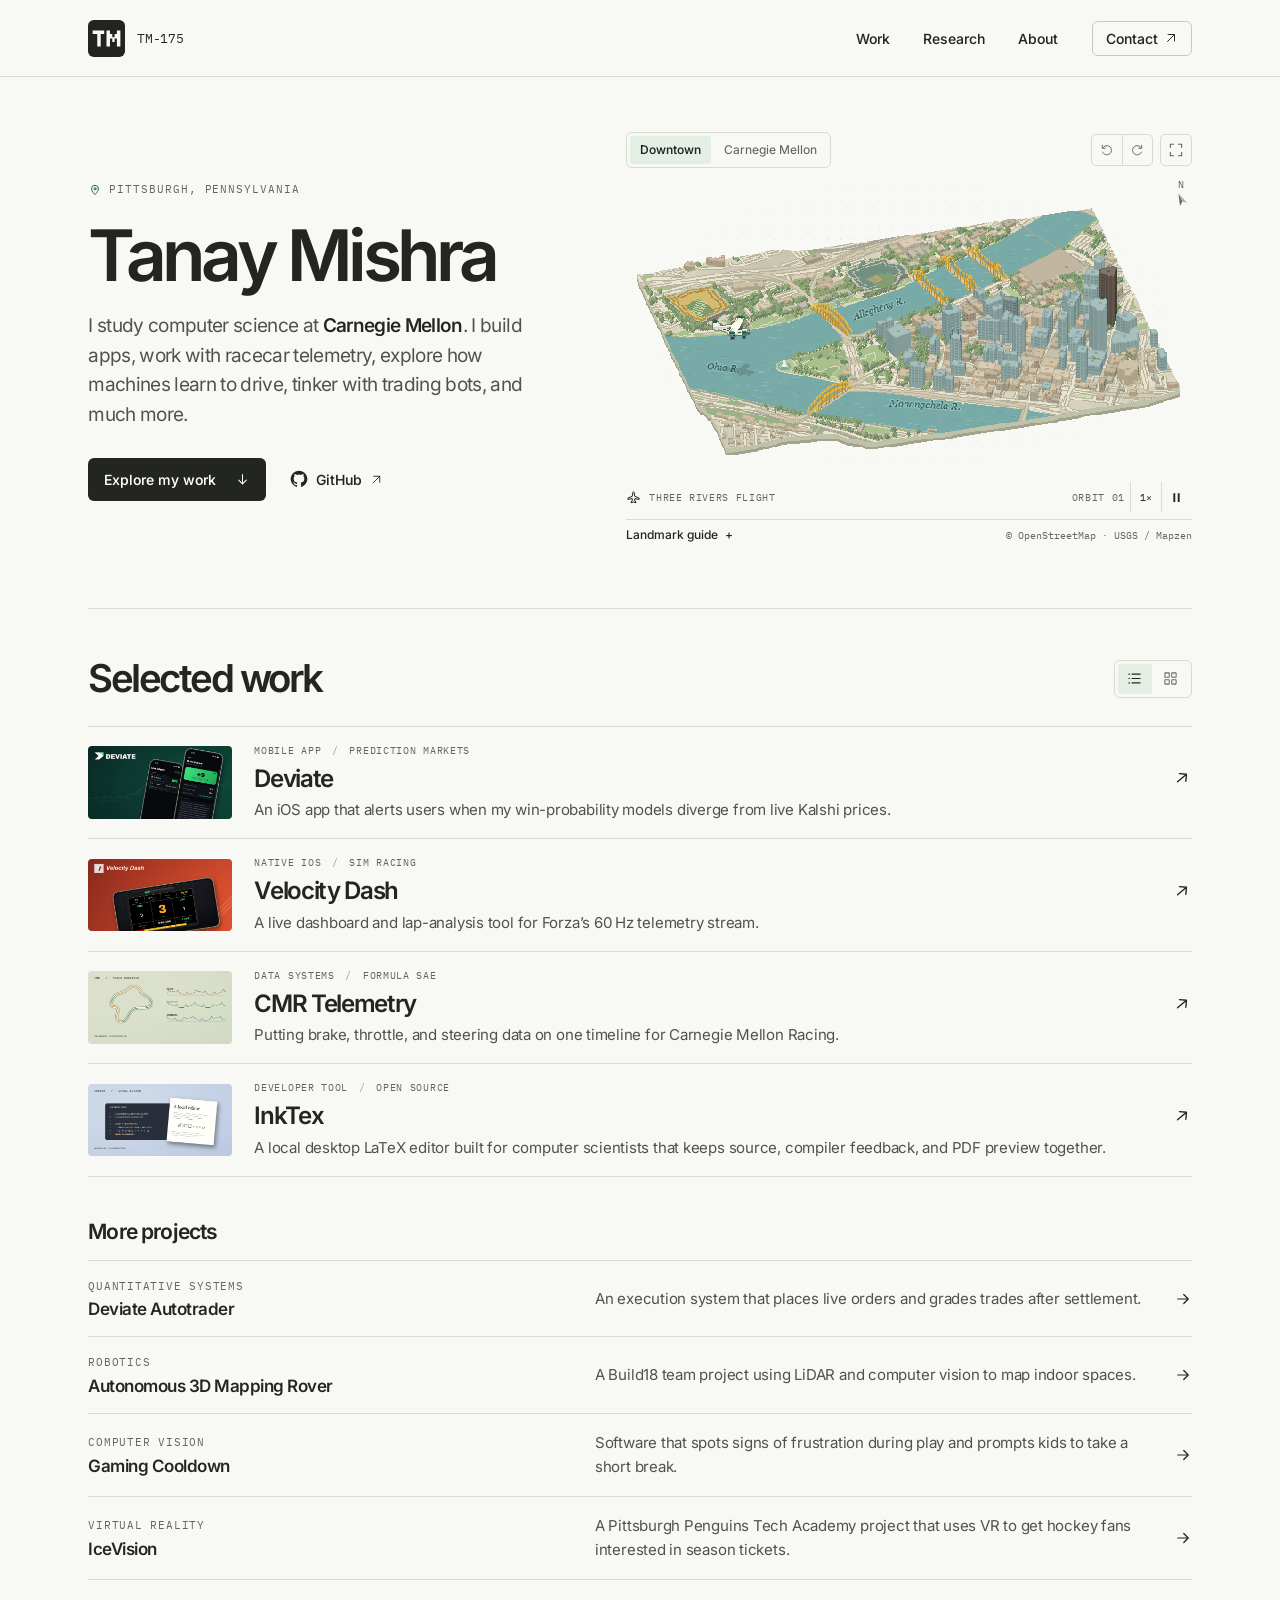
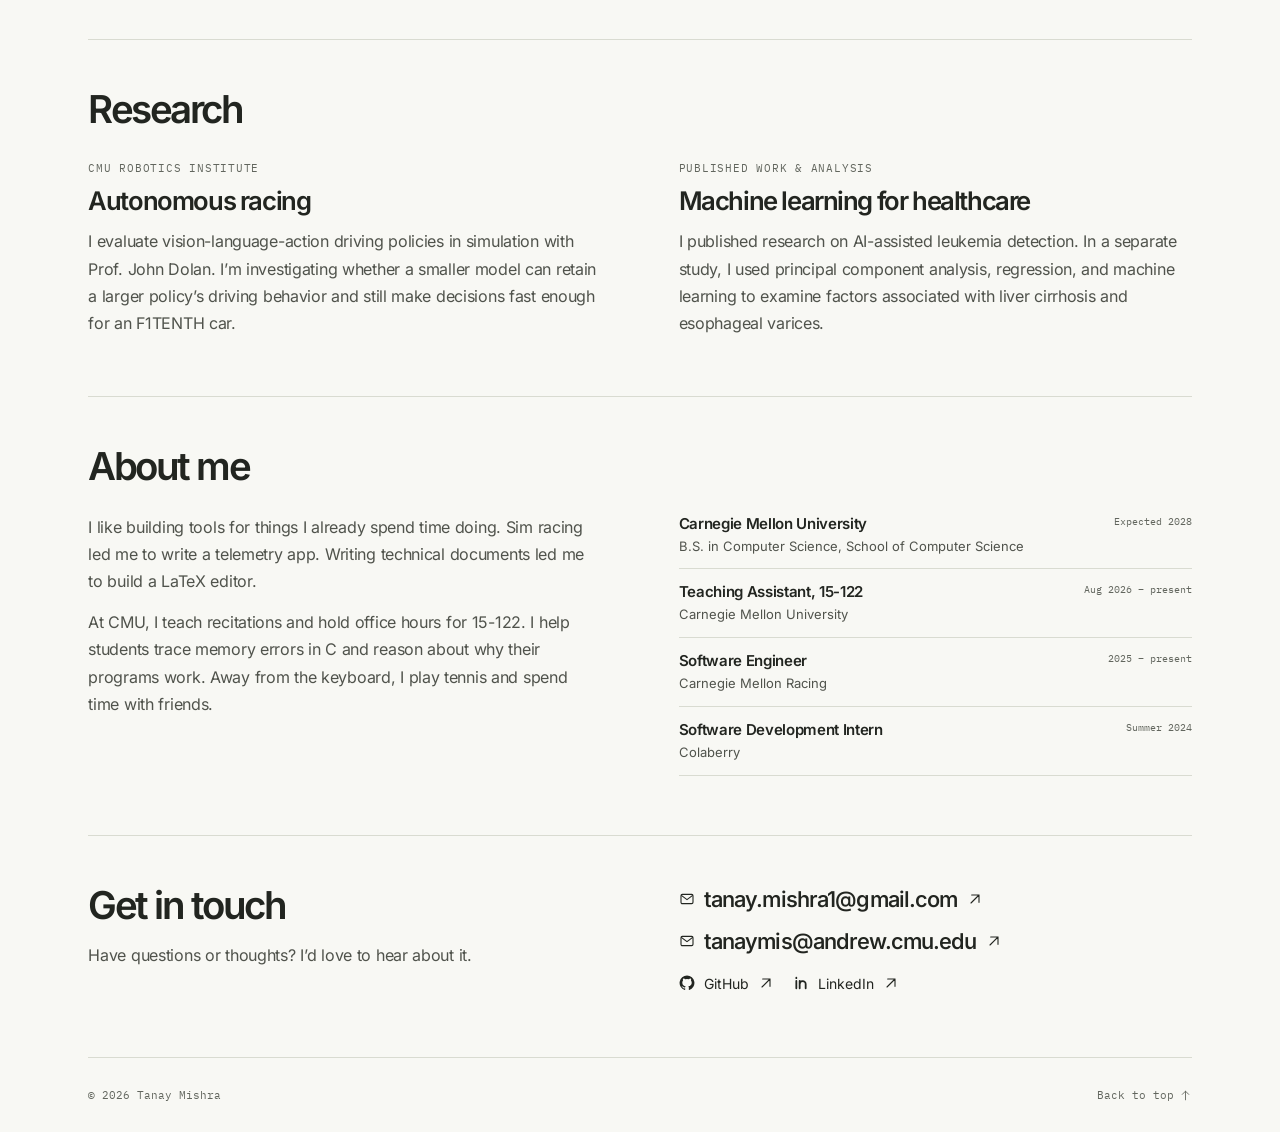
<file: index.html>
<!doctype html>
<html lang="en"><head>
<meta charset="utf-8"><meta name="viewport" content="width=device-width, initial-scale=1">
<meta name="theme-color" content="#f8f8f4"><title>Tanay Mishra | Computer Science at Carnegie Mellon</title>
<meta name="description" content="Apps, developer tools, racecar telemetry, and AI research by Tanay Mishra, a computer science student at Carnegie Mellon.">
<meta property="og:type" content="website"><meta property="og:title" content="Tanay Mishra | Computer Science at Carnegie Mellon"><meta property="og:description" content="Apps, developer tools, racecar telemetry, and AI research by Tanay Mishra, a computer science student at Carnegie Mellon.">
<link rel="icon" href="assets/mark.svg" type="image/svg+xml"><link rel="stylesheet" href="assets/site.css">
<link rel="preload" as="font" href="assets/fonts/inter-latin-wght-normal.woff2" type="font/woff2" crossorigin>
</head><body id="top"><a href="#main" class="skip">Skip to content</a><header class="site-header"><div class="header-inner shell">
<a class="identity" href="#top" aria-label="Tanay Mishra, home"><svg viewBox="0 0 32 32" aria-hidden="true" class="monogram"><rect width="32" height="32" rx="5" fill="#22241f"/><path fill="#fafaf4" d="M4 9h10v3h-3v11H8V12H4zm12 0h3v3h2v3h2v-3h2V9h3v14h-3v-7h-2v3h-2v-3h-2v7h-3z"/></svg><span>TM-175</span></a>
<nav aria-label="Main navigation"><a href="#work">Work</a><a href="#research">Research</a><a href="#about">About</a><a class="nav-contact" href="#contact">Contact <svg class="icon " viewBox="0 0 24 24" fill="none" stroke="currentColor" stroke-width="1.65" stroke-linecap="round" stroke-linejoin="round" aria-hidden="true"><path d="M6 18 18 6M7 6h11v11"/></svg></a></nav></div></header>
<main class="shell" id="main">
<section class="hero" aria-labelledby="hero-title">
<div class="intro"><p class="location meta"><svg class="icon " viewBox="0 0 24 24" fill="none" stroke="currentColor" stroke-width="1.65" stroke-linecap="round" stroke-linejoin="round" aria-hidden="true"><path d="M18 10c0 4-6 10-6 10S6 14 6 10a6 6 0 1 1 12 0Z"/><circle cx="12" cy="10" r="1.8"/></svg> Pittsburgh, Pennsylvania</p>
<h1 id="hero-title">Tanay Mishra</h1>
<p class="intro-text">I study computer science at <strong>Carnegie Mellon</strong>. I build apps, work with racecar telemetry, explore how machines learn to drive, tinker with trading bots, and much more.</p>
<div class="hero-actions"><a class="button primary" href="#work">Explore my work <svg class="icon " viewBox="0 0 24 24" fill="none" stroke="currentColor" stroke-width="1.65" stroke-linecap="round" stroke-linejoin="round" aria-hidden="true"><path d="M12 4v15m-6-6 6 6 6-6"/></svg></a><a class="quiet-link" href="https://github.com/TM-175"><svg class="icon " viewBox="0 0 24 24" fill="none" stroke="currentColor" stroke-width="1.65" stroke-linecap="round" stroke-linejoin="round" aria-hidden="true"><path fill="currentColor" stroke="none" d="M12 .9a11.1 11.1 0 0 0-3.51 21.64c.55.1.76-.24.76-.54v-2.06c-3.09.67-3.74-1.31-3.74-1.31-.51-1.28-1.24-1.62-1.24-1.62-1.01-.69.08-.68.08-.68 1.12.08 1.7 1.14 1.7 1.14 1 .17 1.76 2.18 3.24.81.1-.72.39-1.21.7-1.49-2.47-.28-5.07-1.23-5.07-5.49 0-1.21.43-2.2 1.14-2.97-.11-.28-.5-1.4.11-2.93 0 0 .94-.3 3.05 1.14a10.65 10.65 0 0 1 5.56 0c2.12-1.44 3.04-1.14 3.04-1.14.61 1.53.23 2.65.12 2.93.71.77 1.14 1.76 1.14 2.97 0 4.27-2.6 5.2-5.09 5.48.4.35.76 1.02.76 2.06V22c0 .3.2.65.77.54A11.1 11.1 0 0 0 12 .9Z"/></svg> GitHub <svg class="icon tiny" viewBox="0 0 24 24" fill="none" stroke="currentColor" stroke-width="1.65" stroke-linecap="round" stroke-linejoin="round" aria-hidden="true"><path d="M6 18 18 6M7 6h11v11"/></svg></a></div></div>
<div class="map-host"><figure class="circuit" aria-label="Interactive pixel map of Pittsburgh and Carnegie Mellon">
<div class="map-toolbar" hidden><div class="map-views" role="group" aria-label="Map area">
<button type="button" data-scene="city" aria-pressed="true">Downtown</button><button type="button" data-scene="campus" aria-pressed="false">Carnegie Mellon</button></div>
<div class="map-tools"><div class="turn-controls" role="group" aria-label="Map rotation">
<button class="turn-button" type="button" data-turn="-1" title="Rotate left (←)" aria-label="Rotate map left"><svg viewBox="0 0 24 24" fill="none" stroke="currentColor" stroke-width="1.6" stroke-linecap="round" stroke-linejoin="round" aria-hidden="true"><path d="M4 4v5h5M4.6 8.6a8 8 0 1 1-.3 7"/></svg></button>
<button class="turn-button" type="button" data-turn="1" title="Rotate right (→)" aria-label="Rotate map right"><svg viewBox="0 0 24 24" fill="none" stroke="currentColor" stroke-width="1.6" stroke-linecap="round" stroke-linejoin="round" aria-hidden="true"><path d="M20 4v5h-5m4.4-.4a8 8 0 1 0 .3 7"/></svg></button></div>
<button class="map-expand" type="button" aria-label="Enlarge map" title="Enlarge map"><svg class="icon" viewBox="0 0 24 24" fill="none" stroke="currentColor" stroke-width="1.6" aria-hidden="true"><path class="expand-icon" d="M3.5 9V3.5H9m6 0h5.5V9m0 6v5.5H15m-6 0H3.5V15"/><path class="shrink-icon" d="M9 3v6H3m12-6v6h6m0 6h-6v6M3 15h6v6"/></svg></button></div></div>
<div class="circuit-stage" role="group" aria-label="Map view" aria-describedby="turn-hint" aria-keyshortcuts="ArrowLeft ArrowRight Home"><span id="turn-hint" class="sr-only">Drag horizontally or use the left and right arrow keys to rotate the map. Press Home to restore the original view.</span><div class="compass" aria-hidden="true"><span>N</span><i></i></div>
<img id="circuit-still" src="assets/pittsburgh-circuit.png" width="636" height="354" alt="Pixel map of downtown Pittsburgh. The Allegheny and Monongahela meet at the Point. A small high-wing airplane flies above the rivers and downtown skyline.">
<canvas id="circuit-animation" width="636" height="354" aria-hidden="true" hidden></canvas><div id="map-pins" aria-label="Mapped landmarks" role="group" hidden></div></div>
<figcaption><span class="figure-name"><svg class="icon flight-symbol" viewBox="0 0 24 24" fill="none" stroke="currentColor" stroke-width="1.6" stroke-linejoin="round" aria-hidden="true"><path d="m3 13 7-3 1-6.2q.9-2.3 2 0L14 10l7 3v2l-7-1.2v3.7l2 1.5v1.3l-4-1-4 1V19l2-1.5v-3.7L3 15z"/></svg><svg class="icon car-symbol" viewBox="0 0 24 24" fill="none" stroke="currentColor" stroke-width="1.65" stroke-linecap="round" stroke-linejoin="round" aria-hidden="true"><path d="M3 21V4m1-1h4v4H4zm8 0h4v4h-4zm-4 4h4v4H8zm8 0h4v4h-4zM4 11h4v4H4zm8 0h4v4h-4z" fill="currentColor" stroke="none"/><path d="M3.5 3v18"/></svg><span id="route-name">Three Rivers flight</span></span>
<div class="controls" hidden><span id="lap" title="Current orbit">Orbit 01</span><button id="speed" aria-label="Change car speed, currently 1 times" title="Change car speed">1×</button><button id="play" aria-label="Pause flight animation" title="Pause flight animation"><svg class="icon pause" viewBox="0 0 24 24" fill="none" stroke="currentColor" stroke-width="1.65" stroke-linecap="round" stroke-linejoin="round" aria-hidden="true"><path d="M7 5h3v14H7zm7 0h3v14h-3z" fill="currentColor" stroke="none"/></svg><svg class="icon play" viewBox="0 0 24 24" fill="none" stroke="currentColor" stroke-width="1.65" stroke-linecap="round" stroke-linejoin="round" aria-hidden="true"><path d="m8 4 12 8-12 8z" fill="currentColor" stroke="none"/></svg></button></div></figcaption>
<div class="map-credits"><button class="guide-toggle" aria-expanded="false" aria-controls="map-guide" hidden>Landmark guide <span aria-hidden="true">+</span></button>
<small><a href="https://www.openstreetmap.org/copyright">© OpenStreetMap</a> · <a href="https://github.com/tilezen/joerd/blob/master/docs/attribution.md" aria-label="Terrain data attribution">USGS / Mapzen</a></small></div>
<div id="map-guide" hidden><label class="sr-only" for="map-landmark">Select a landmark</label><select id="map-landmark"></select>
<p id="place-note" aria-live="polite"></p><a id="place-map-link">View on OpenStreetMap ↗</a><p id="route-note"></p></div>
<noscript><p class="map-fallback"><a href="assets/cmu-circuit.png">Explore the Carnegie Mellon campus map ↗</a></p></noscript></figure></div>
<dialog class="map-dialog" aria-label="Expanded Pittsburgh circuit map"></dialog></section>
<section id="work" class="section"><div class="section-bar"><h2>Selected work</h2><div id="view-controls" class="view-controls" role="group" aria-label="Project view" hidden>
<button id="list-view" aria-pressed="true" aria-label="List view" title="List view"><svg class="icon " viewBox="0 0 24 24" fill="none" stroke="currentColor" stroke-width="1.65" stroke-linecap="round" stroke-linejoin="round" aria-hidden="true"><path d="M8 5h13M8 12h13M8 19h13M3 5h1m-1 7h1m-1 7h1"/></svg></button><button id="grid-view" aria-pressed="false" aria-label="Grid view" title="Grid view"><svg class="icon " viewBox="0 0 24 24" fill="none" stroke="currentColor" stroke-width="1.65" stroke-linecap="round" stroke-linejoin="round" aria-hidden="true"><rect x="3" y="3" width="7" height="7" rx=".5"/><rect x="14" y="3" width="7" height="7" rx=".5"/><rect x="3" y="14" width="7" height="7" rx=".5"/><rect x="14" y="14" width="7" height="7" rx=".5"/></svg></button></div></div>
<div class="project-grid is-list" id="projects"><article class="project-card"><a href="projects/deviate.html"><div class="cover"><img src="assets/cover-deviate.webp" width="1080" height="546" alt="Two screens from Deviate showing a live market and its model comparison." loading="lazy"></div>
<div class="card-copy"><div class="meta">Mobile app <span>/</span> Prediction markets</div><div class="card-title"><h3>Deviate</h3><svg class="icon " viewBox="0 0 24 24" fill="none" stroke="currentColor" stroke-width="1.65" stroke-linecap="round" stroke-linejoin="round" aria-hidden="true"><path d="M5 12h14m-6-6 6 6-6 6"/></svg></div>
<p>An iOS app that alerts users when my win-probability models diverge from live Kalshi prices.</p></div></a></article><article class="project-card"><a href="projects/velocity-dash.html"><div class="cover"><img src="assets/cover-velocity.webp" width="1080" height="546" alt="Velocity Dash’s Formula-style racing dashboard displayed on a landscape phone." loading="lazy"></div>
<div class="card-copy"><div class="meta">Native iOS <span>/</span> Sim racing</div><div class="card-title"><h3>Velocity Dash</h3><svg class="icon " viewBox="0 0 24 24" fill="none" stroke="currentColor" stroke-width="1.65" stroke-linecap="round" stroke-linejoin="round" aria-hidden="true"><path d="M5 12h14m-6-6 6 6-6 6"/></svg></div>
<p>A live dashboard and lap-analysis tool for Forza’s 60 Hz telemetry stream.</p></div></a></article><article class="project-card"><a href="projects/cmr-telemetry.html"><div class="cover"><img src="assets/cover-cmr.webp" width="1080" height="546" alt="Illustration of a circuit map alongside brake, throttle, and steering traces." loading="lazy"></div>
<div class="card-copy"><div class="meta">Data systems <span>/</span> Formula SAE</div><div class="card-title"><h3>CMR Telemetry</h3><svg class="icon " viewBox="0 0 24 24" fill="none" stroke="currentColor" stroke-width="1.65" stroke-linecap="round" stroke-linejoin="round" aria-hidden="true"><path d="M5 12h14m-6-6 6 6-6 6"/></svg></div>
<p>Putting brake, throttle, and steering data on one timeline for Carnegie Mellon Racing.</p></div></a></article><article class="project-card"><a href="projects/inktex.html"><div class="cover"><img src="assets/cover-inktex.webp" width="1080" height="546" alt="Illustration pairing LaTeX source with a typeset document." loading="lazy"></div>
<div class="card-copy"><div class="meta">Developer tool <span>/</span> Open source</div><div class="card-title"><h3>InkTex</h3><svg class="icon " viewBox="0 0 24 24" fill="none" stroke="currentColor" stroke-width="1.65" stroke-linecap="round" stroke-linejoin="round" aria-hidden="true"><path d="M5 12h14m-6-6 6 6-6 6"/></svg></div>
<p>A local desktop LaTeX editor built for computer scientists that keeps source, compiler feedback, and PDF preview together.</p></div></a></article></div>
<h3 class="more-title" id="more-projects">More projects</h3><div class="short-rows"><a class="short-row" href="projects/autotrader.html"><span class="row-main"><span class="meta">Quantitative systems</span><strong>Deviate Autotrader</strong></span><span class="row-summary">An execution system that places live orders and grades trades after settlement.</span><svg class="icon " viewBox="0 0 24 24" fill="none" stroke="currentColor" stroke-width="1.65" stroke-linecap="round" stroke-linejoin="round" aria-hidden="true"><path d="M5 12h14m-6-6 6 6-6 6"/></svg></a><a class="short-row" href="projects/mapping-rover.html"><span class="row-main"><span class="meta">Robotics</span><strong>Autonomous 3D Mapping Rover</strong></span><span class="row-summary">A Build18 team project using LiDAR and computer vision to map indoor spaces.</span><svg class="icon " viewBox="0 0 24 24" fill="none" stroke="currentColor" stroke-width="1.65" stroke-linecap="round" stroke-linejoin="round" aria-hidden="true"><path d="M5 12h14m-6-6 6 6-6 6"/></svg></a>
<a class="short-row" href="projects/gaming-cooldown.html">
  <span class="row-main"><span class="meta">Computer vision</span><strong>Gaming Cooldown</strong></span>
  <span class="row-summary">Software that spots signs of frustration during play and prompts kids to take a short break.</span><svg class="icon " viewBox="0 0 24 24" fill="none" stroke="currentColor" stroke-width="1.65" stroke-linecap="round" stroke-linejoin="round" aria-hidden="true"><path d="M5 12h14m-6-6 6 6-6 6"/></svg>
</a>
<a class="short-row" href="projects/icevision.html">
  <span class="row-main"><span class="meta">Virtual reality</span><strong>IceVision</strong></span>
  <span class="row-summary">A Pittsburgh Penguins Tech Academy project that uses VR to get hockey fans interested in season tickets.</span><svg class="icon " viewBox="0 0 24 24" fill="none" stroke="currentColor" stroke-width="1.65" stroke-linecap="round" stroke-linejoin="round" aria-hidden="true"><path d="M5 12h14m-6-6 6 6-6 6"/></svg>
</a>
</div></section>
<section id="research" class="section divided"><div class="section-bar"><h2>Research</h2></div><div class="research-grid">
<article class="research-card"><p class="meta">CMU Robotics Institute</p><h3>Autonomous racing</h3><p>I evaluate vision-language-action driving policies in simulation with Prof. John Dolan. I’m investigating whether a smaller model can retain a larger policy’s driving behavior and still make decisions fast enough for an F1TENTH car.</p></article><article class="research-card"><p class="meta">Published work & analysis</p><h3>Machine learning for healthcare</h3><p>I published research on AI-assisted leukemia detection. In a separate study, I used principal component analysis, regression, and machine learning to examine factors associated with liver cirrhosis and esophageal varices.</p></article></div></section>
<section id="about" class="section divided"><div class="section-bar"><h2>About me</h2></div><div class="about-grid"><div class="bio"><p>I like building tools for things I already spend time doing. Sim racing led me to write a telemetry app. Writing technical documents led me to build a LaTeX editor.</p><p>At CMU, I teach recitations and hold office hours for 15-122. I help students trace memory errors in C and reason about why their programs work. Away from the keyboard, I play tennis and spend time with friends.</p></div>
<dl class="timeline"><div><dt>Carnegie Mellon University</dt><dd>B.S. in Computer Science, School of Computer Science</dd><dd class="when">Expected 2028</dd></div><div><dt>Teaching Assistant, 15-122</dt><dd>Carnegie Mellon University</dd><dd class="when">Aug 2026 – present</dd></div><div><dt>Software Engineer</dt><dd>Carnegie Mellon Racing</dd><dd class="when">2025 – present</dd></div><div><dt>Software Development Intern</dt><dd>Colaberry</dd><dd class="when">Summer 2024</dd></div></dl></div></section>
<section id="contact" class="section divided contact"><div><h2>Get in touch</h2><p>Have questions or thoughts? I’d love to hear about it.</p></div>
<div class="contact-links"><a class="contact-email" href="mailto:tanay.mishra1@gmail.com"><svg class="icon " viewBox="0 0 24 24" fill="none" stroke="currentColor" stroke-width="1.65" stroke-linecap="round" stroke-linejoin="round" aria-hidden="true"><rect x="3" y="5" width="18" height="14" rx="2"/><path d="m4 7 8 6 8-6"/></svg>tanay.mishra1@gmail.com<svg class="icon tiny" viewBox="0 0 24 24" fill="none" stroke="currentColor" stroke-width="1.65" stroke-linecap="round" stroke-linejoin="round" aria-hidden="true"><path d="M6 18 18 6M7 6h11v11"/></svg></a>
<a id="secondary-email" class="contact-email"><svg class="icon " viewBox="0 0 24 24" fill="none" stroke="currentColor" stroke-width="1.65" stroke-linecap="round" stroke-linejoin="round" aria-hidden="true"><rect x="3" y="5" width="18" height="14" rx="2"/><path d="m4 7 8 6 8-6"/></svg>tanaymis@andrew.cmu.edu<svg class="icon tiny" viewBox="0 0 24 24" fill="none" stroke="currentColor" stroke-width="1.65" stroke-linecap="round" stroke-linejoin="round" aria-hidden="true"><path d="M6 18 18 6M7 6h11v11"/></svg></a>
<a href="https://github.com/TM-175"><svg class="icon " viewBox="0 0 24 24" fill="none" stroke="currentColor" stroke-width="1.65" stroke-linecap="round" stroke-linejoin="round" aria-hidden="true"><path fill="currentColor" stroke="none" d="M12 .9a11.1 11.1 0 0 0-3.51 21.64c.55.1.76-.24.76-.54v-2.06c-3.09.67-3.74-1.31-3.74-1.31-.51-1.28-1.24-1.62-1.24-1.62-1.01-.69.08-.68.08-.68 1.12.08 1.7 1.14 1.7 1.14 1 .17 1.76 2.18 3.24.81.1-.72.39-1.21.7-1.49-2.47-.28-5.07-1.23-5.07-5.49 0-1.21.43-2.2 1.14-2.97-.11-.28-.5-1.4.11-2.93 0 0 .94-.3 3.05 1.14a10.65 10.65 0 0 1 5.56 0c2.12-1.44 3.04-1.14 3.04-1.14.61 1.53.23 2.65.12 2.93.71.77 1.14 1.76 1.14 2.97 0 4.27-2.6 5.2-5.09 5.48.4.35.76 1.02.76 2.06V22c0 .3.2.65.77.54A11.1 11.1 0 0 0 12 .9Z"/></svg>GitHub<svg class="icon tiny" viewBox="0 0 24 24" fill="none" stroke="currentColor" stroke-width="1.65" stroke-linecap="round" stroke-linejoin="round" aria-hidden="true"><path d="M6 18 18 6M7 6h11v11"/></svg></a><a href="https://www.linkedin.com/in/tanay-mishra-a86b25274/"><svg class="icon " viewBox="0 0 24 24" fill="none" stroke="currentColor" stroke-width="1.65" stroke-linecap="round" stroke-linejoin="round" aria-hidden="true"><path d="M5 9v11m0-16v.7M10 20V9m0 5c0-6.2 9-6.2 9-.5V20" stroke-width="2.7"/></svg>LinkedIn<svg class="icon tiny" viewBox="0 0 24 24" fill="none" stroke="currentColor" stroke-width="1.65" stroke-linecap="round" stroke-linejoin="round" aria-hidden="true"><path d="M6 18 18 6M7 6h11v11"/></svg></a></div></section>
</main><footer class="shell"><span>© 2026 Tanay Mishra</span><a href="#top">Back to top <svg class="icon " viewBox="0 0 24 24" fill="none" stroke="currentColor" stroke-width="1.65" stroke-linecap="round" stroke-linejoin="round" aria-hidden="true"><path d="M12 20V4m-6 6 6-6 6 6"/></svg></a></footer><script src="assets/circuit-data.js" defer></script><script src="assets/orbit.js" defer></script><script src="assets/site.js" defer></script></body></html>
</file>
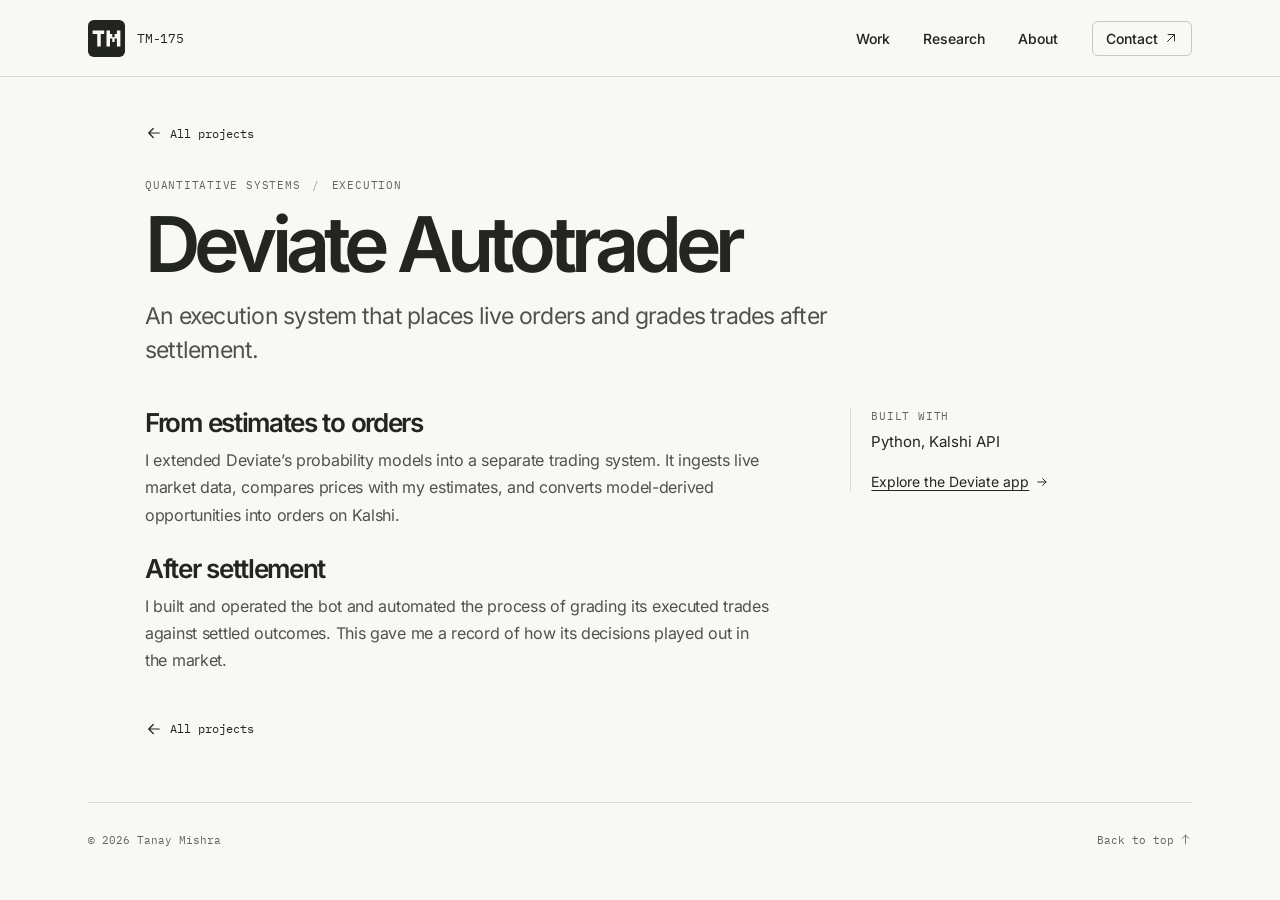
<file: projects/autotrader.html>
<!doctype html>
<html lang="en"><head>
<meta charset="utf-8"><meta name="viewport" content="width=device-width, initial-scale=1">
<meta name="theme-color" content="#f8f8f4"><title>Deviate Autotrader | Tanay Mishra</title>
<meta name="description" content="An execution system that places live orders and grades trades after settlement.">
<meta property="og:type" content="website"><meta property="og:title" content="Deviate Autotrader | Tanay Mishra"><meta property="og:description" content="An execution system that places live orders and grades trades after settlement.">
<link rel="icon" href="../assets/mark.svg" type="image/svg+xml"><link rel="stylesheet" href="../assets/site.css">
<link rel="preload" as="font" href="../assets/fonts/inter-latin-wght-normal.woff2" type="font/woff2" crossorigin>
</head><body id="top"><a href="#main" class="skip">Skip to content</a><header class="site-header"><div class="header-inner shell">
<a class="identity" href="../index.html" aria-label="Tanay Mishra, home"><svg viewBox="0 0 32 32" aria-hidden="true" class="monogram"><rect width="32" height="32" rx="5" fill="#22241f"/><path fill="#fafaf4" d="M4 9h10v3h-3v11H8V12H4zm12 0h3v3h2v3h2v-3h2V9h3v14h-3v-7h-2v3h-2v-3h-2v7h-3z"/></svg><span>TM-175</span></a>
<nav aria-label="Main navigation"><a href="../index.html#work">Work</a><a href="../index.html#research">Research</a><a href="../index.html#about">About</a><a class="nav-contact" href="../index.html#contact">Contact <svg class="icon " viewBox="0 0 24 24" fill="none" stroke="currentColor" stroke-width="1.65" stroke-linecap="round" stroke-linejoin="round" aria-hidden="true"><path d="M6 18 18 6M7 6h11v11"/></svg></a></nav></div></header>
<main class="detail shell" id="main"><a class="back" href="../index.html#work"><svg class="icon " viewBox="0 0 24 24" fill="none" stroke="currentColor" stroke-width="1.65" stroke-linecap="round" stroke-linejoin="round" aria-hidden="true"><path d="M19 12H5m6-6-6 6 6 6"/></svg> All projects</a>
<div class="detail-intro"><p class="meta">Quantitative systems <span>/</span> Execution</p><h1>Deviate Autotrader</h1><p>An execution system that places live orders and grades trades after settlement.</p></div><div class="detail-body"><div class="prose"><section><h2>From estimates to orders</h2><p>I extended Deviate’s probability models into a separate trading system. It ingests live market data, compares prices with my estimates, and converts model-derived opportunities into orders on Kalshi.</p></section><section><h2>After settlement</h2><p>I built and operated the bot and automated the process of grading its executed trades against settled outcomes. This gave me a record of how its decisions played out in the market.</p></section></div><aside><h2 class="meta">Built with</h2><p>Python, Kalshi API</p><a class="detail-link" href="deviate.html">Explore the Deviate app <svg class="icon " viewBox="0 0 24 24" fill="none" stroke="currentColor" stroke-width="1.65" stroke-linecap="round" stroke-linejoin="round" aria-hidden="true"><path d="M5 12h14m-6-6 6 6-6 6"/></svg></a></aside></div><a class="back ending" href="../index.html#work"><svg class="icon " viewBox="0 0 24 24" fill="none" stroke="currentColor" stroke-width="1.65" stroke-linecap="round" stroke-linejoin="round" aria-hidden="true"><path d="M19 12H5m6-6-6 6 6 6"/></svg> All projects</a></main><footer class="shell"><span>© 2026 Tanay Mishra</span><a href="#top">Back to top <svg class="icon " viewBox="0 0 24 24" fill="none" stroke="currentColor" stroke-width="1.65" stroke-linecap="round" stroke-linejoin="round" aria-hidden="true"><path d="M12 20V4m-6 6 6-6 6 6"/></svg></a></footer></body></html>
</file>
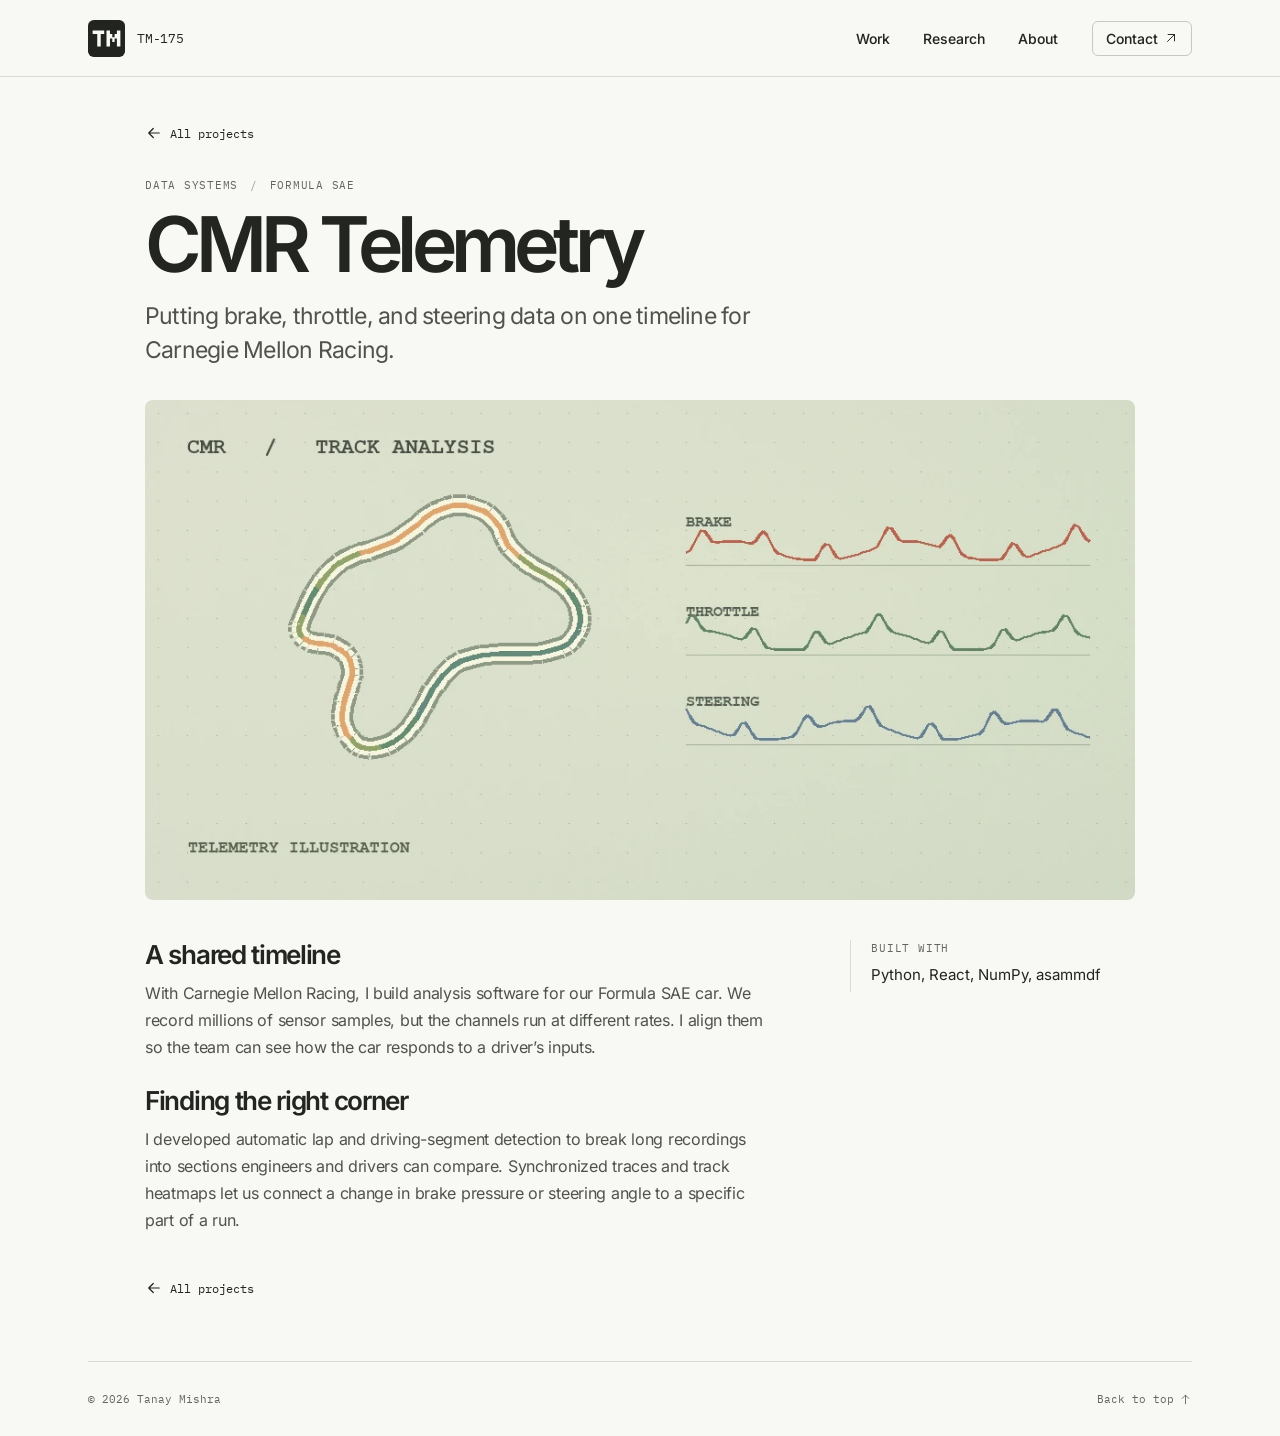
<file: projects/cmr-telemetry.html>
<!doctype html>
<html lang="en"><head>
<meta charset="utf-8"><meta name="viewport" content="width=device-width, initial-scale=1">
<meta name="theme-color" content="#f8f8f4"><title>CMR Telemetry | Tanay Mishra</title>
<meta name="description" content="Putting brake, throttle, and steering data on one timeline for Carnegie Mellon Racing.">
<meta property="og:type" content="website"><meta property="og:title" content="CMR Telemetry | Tanay Mishra"><meta property="og:description" content="Putting brake, throttle, and steering data on one timeline for Carnegie Mellon Racing.">
<link rel="icon" href="../assets/mark.svg" type="image/svg+xml"><link rel="stylesheet" href="../assets/site.css">
<link rel="preload" as="font" href="../assets/fonts/inter-latin-wght-normal.woff2" type="font/woff2" crossorigin>
</head><body id="top"><a href="#main" class="skip">Skip to content</a><header class="site-header"><div class="header-inner shell">
<a class="identity" href="../index.html" aria-label="Tanay Mishra, home"><svg viewBox="0 0 32 32" aria-hidden="true" class="monogram"><rect width="32" height="32" rx="5" fill="#22241f"/><path fill="#fafaf4" d="M4 9h10v3h-3v11H8V12H4zm12 0h3v3h2v3h2v-3h2V9h3v14h-3v-7h-2v3h-2v-3h-2v7h-3z"/></svg><span>TM-175</span></a>
<nav aria-label="Main navigation"><a href="../index.html#work">Work</a><a href="../index.html#research">Research</a><a href="../index.html#about">About</a><a class="nav-contact" href="../index.html#contact">Contact <svg class="icon " viewBox="0 0 24 24" fill="none" stroke="currentColor" stroke-width="1.65" stroke-linecap="round" stroke-linejoin="round" aria-hidden="true"><path d="M6 18 18 6M7 6h11v11"/></svg></a></nav></div></header>
<main class="detail shell" id="main"><a class="back" href="../index.html#work"><svg class="icon " viewBox="0 0 24 24" fill="none" stroke="currentColor" stroke-width="1.65" stroke-linecap="round" stroke-linejoin="round" aria-hidden="true"><path d="M19 12H5m6-6-6 6 6 6"/></svg> All projects</a>
<div class="detail-intro"><p class="meta">Data systems <span>/</span> Formula SAE</p><h1>CMR Telemetry</h1><p>Putting brake, throttle, and steering data on one timeline for Carnegie Mellon Racing.</p></div><img class="detail-cover" src="../assets/cover-cmr.webp" alt="Illustration of a circuit map alongside brake, throttle, and steering traces." width="1080" height="546"><div class="detail-body"><div class="prose"><section><h2>A shared timeline</h2><p>With Carnegie Mellon Racing, I build analysis software for our Formula SAE car. We record millions of sensor samples, but the channels run at different rates. I align them so the team can see how the car responds to a driver’s inputs.</p></section><section><h2>Finding the right corner</h2><p>I developed automatic lap and driving-segment detection to break long recordings into sections engineers and drivers can compare. Synchronized traces and track heatmaps let us connect a change in brake pressure or steering angle to a specific part of a run.</p></section></div><aside><h2 class="meta">Built with</h2><p>Python, React, NumPy, asammdf</p></aside></div><a class="back ending" href="../index.html#work"><svg class="icon " viewBox="0 0 24 24" fill="none" stroke="currentColor" stroke-width="1.65" stroke-linecap="round" stroke-linejoin="round" aria-hidden="true"><path d="M19 12H5m6-6-6 6 6 6"/></svg> All projects</a></main><footer class="shell"><span>© 2026 Tanay Mishra</span><a href="#top">Back to top <svg class="icon " viewBox="0 0 24 24" fill="none" stroke="currentColor" stroke-width="1.65" stroke-linecap="round" stroke-linejoin="round" aria-hidden="true"><path d="M12 20V4m-6 6 6-6 6 6"/></svg></a></footer></body></html>
</file>
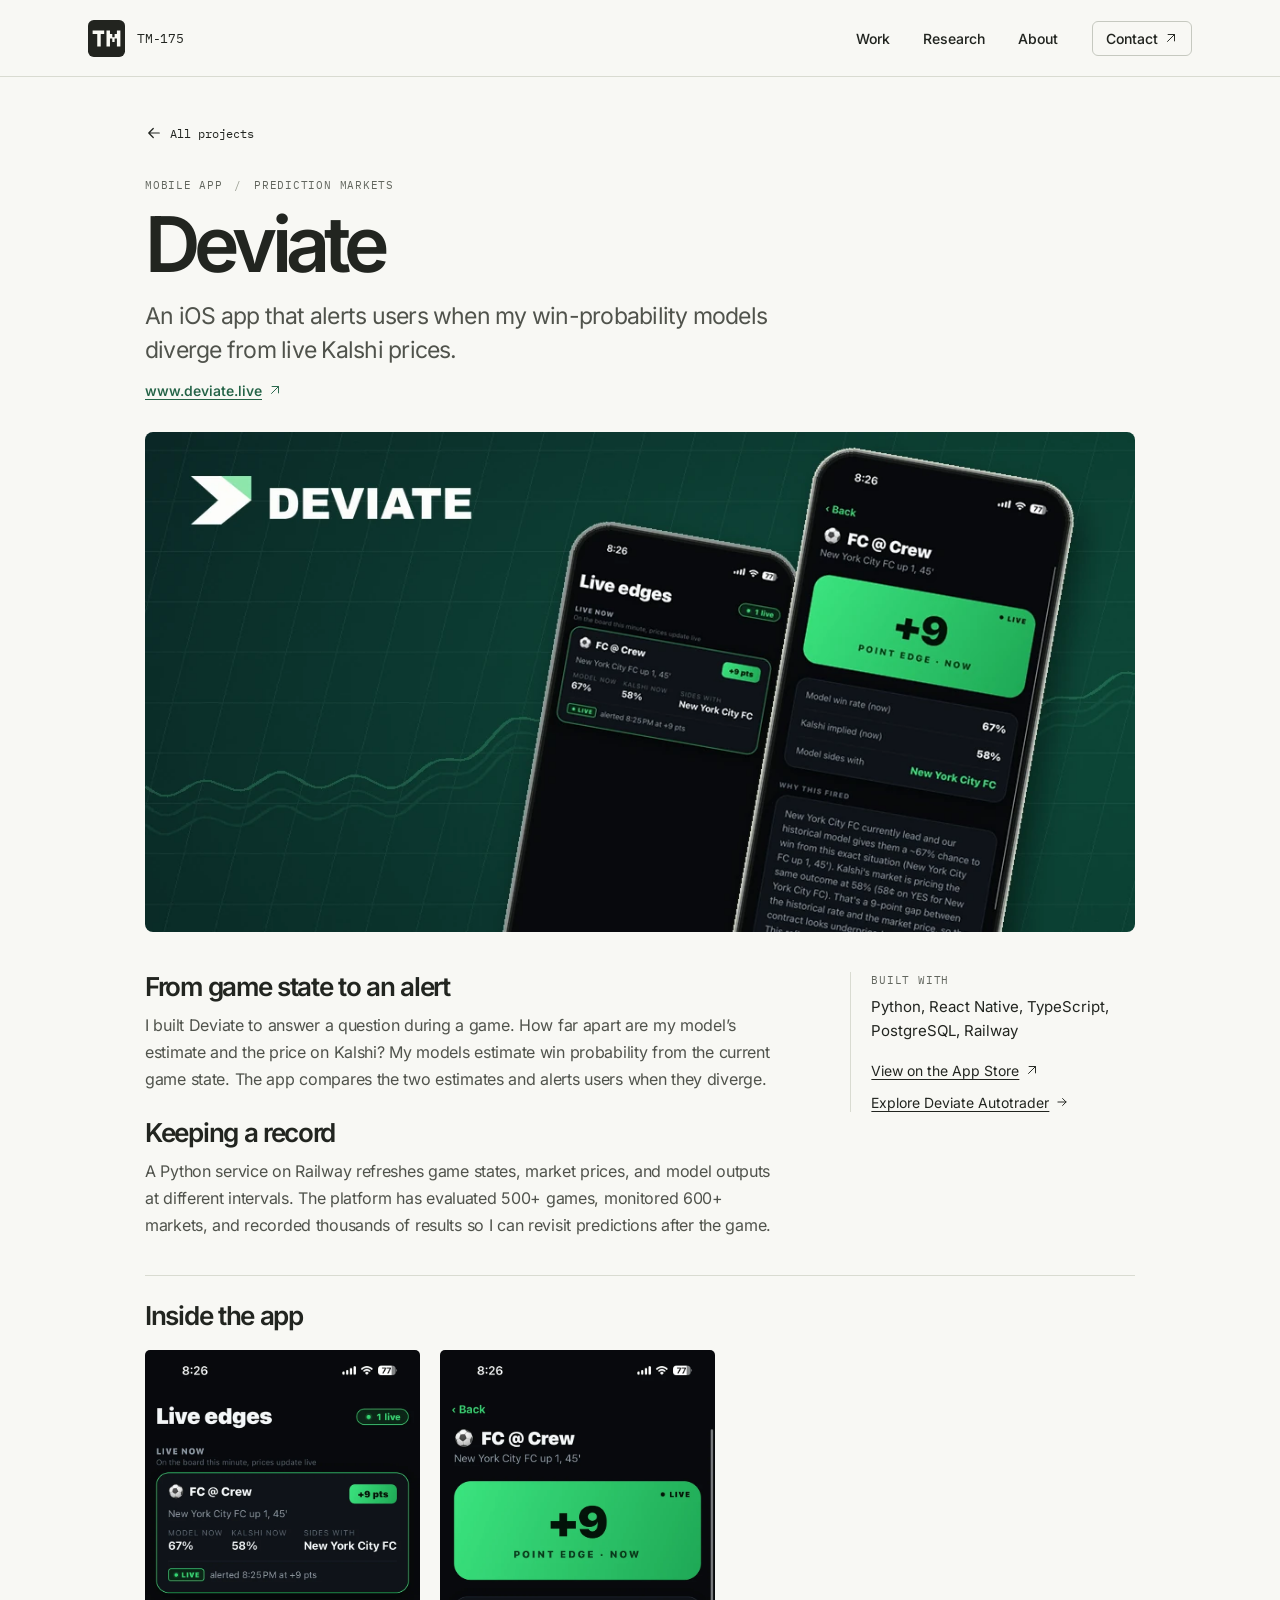
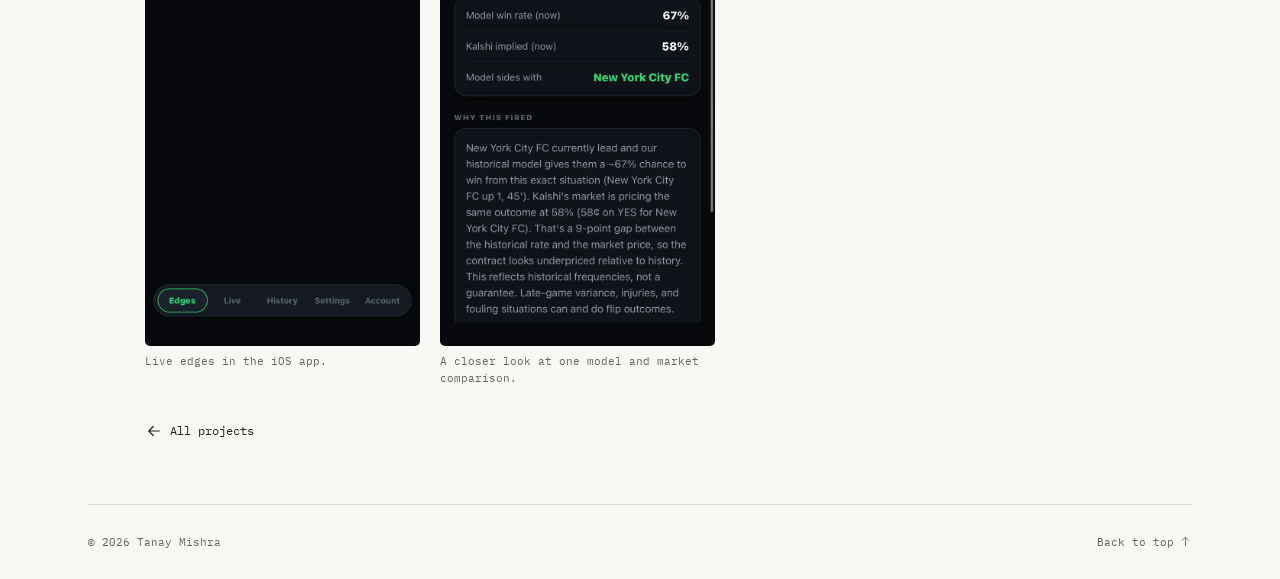
<file: projects/deviate.html>
<!doctype html>
<html lang="en"><head>
<meta charset="utf-8"><meta name="viewport" content="width=device-width, initial-scale=1">
<meta name="theme-color" content="#f8f8f4"><title>Deviate | Tanay Mishra</title>
<meta name="description" content="An iOS app that alerts users when my win-probability models diverge from live Kalshi prices.">
<meta property="og:type" content="website"><meta property="og:title" content="Deviate | Tanay Mishra"><meta property="og:description" content="An iOS app that alerts users when my win-probability models diverge from live Kalshi prices.">
<link rel="icon" href="../assets/mark.svg" type="image/svg+xml"><link rel="stylesheet" href="../assets/site.css">
<link rel="preload" as="font" href="../assets/fonts/inter-latin-wght-normal.woff2" type="font/woff2" crossorigin>
</head><body id="top"><a href="#main" class="skip">Skip to content</a><header class="site-header"><div class="header-inner shell">
<a class="identity" href="../index.html" aria-label="Tanay Mishra, home"><svg viewBox="0 0 32 32" aria-hidden="true" class="monogram"><rect width="32" height="32" rx="5" fill="#22241f"/><path fill="#fafaf4" d="M4 9h10v3h-3v11H8V12H4zm12 0h3v3h2v3h2v-3h2V9h3v14h-3v-7h-2v3h-2v-3h-2v7h-3z"/></svg><span>TM-175</span></a>
<nav aria-label="Main navigation"><a href="../index.html#work">Work</a><a href="../index.html#research">Research</a><a href="../index.html#about">About</a><a class="nav-contact" href="../index.html#contact">Contact <svg class="icon " viewBox="0 0 24 24" fill="none" stroke="currentColor" stroke-width="1.65" stroke-linecap="round" stroke-linejoin="round" aria-hidden="true"><path d="M6 18 18 6M7 6h11v11"/></svg></a></nav></div></header>
<main class="detail shell" id="main"><a class="back" href="../index.html#work"><svg class="icon " viewBox="0 0 24 24" fill="none" stroke="currentColor" stroke-width="1.65" stroke-linecap="round" stroke-linejoin="round" aria-hidden="true"><path d="M19 12H5m6-6-6 6 6 6"/></svg> All projects</a>
<div class="detail-intro"><p class="meta">Mobile app <span>/</span> Prediction markets</p><h1>Deviate</h1><p>An iOS app that alerts users when my win-probability models diverge from live Kalshi prices.</p><a class="detail-link product-site" href="https://www.deviate.live">www.deviate.live <svg class="icon " viewBox="0 0 24 24" fill="none" stroke="currentColor" stroke-width="1.65" stroke-linecap="round" stroke-linejoin="round" aria-hidden="true"><path d="M6 18 18 6M7 6h11v11"/></svg></a></div><img class="detail-cover" src="../assets/cover-deviate.webp" alt="Two screens from Deviate showing a live market and its model comparison." width="1080" height="546"><div class="detail-body"><div class="prose"><section><h2>From game state to an alert</h2><p>I built Deviate to answer a question during a game. How far apart are my model’s estimate and the price on Kalshi? My models estimate win probability from the current game state. The app compares the two estimates and alerts users when they diverge.</p></section><section><h2>Keeping a record</h2><p>A Python service on Railway refreshes game states, market prices, and model outputs at different intervals. The platform has evaluated 500+ games, monitored 600+ markets, and recorded thousands of results so I can revisit predictions after the game.</p></section></div><aside><h2 class="meta">Built with</h2><p>Python, React Native, TypeScript, PostgreSQL, Railway</p><a class="detail-link" href="https://apps.apple.com/us/app/deviate/id6788213405">View on the App Store <svg class="icon " viewBox="0 0 24 24" fill="none" stroke="currentColor" stroke-width="1.65" stroke-linecap="round" stroke-linejoin="round" aria-hidden="true"><path d="M6 18 18 6M7 6h11v11"/></svg></a><a class="detail-link" href="autotrader.html">Explore Deviate Autotrader <svg class="icon " viewBox="0 0 24 24" fill="none" stroke="currentColor" stroke-width="1.65" stroke-linecap="round" stroke-linejoin="round" aria-hidden="true"><path d="M5 12h14m-6-6 6 6-6 6"/></svg></a></aside></div><section class="gallery"><h2>Inside the app</h2><div class="screens deviate"><figure><a href="../assets/deviate-edges.webp" aria-label="Open full image. Live edges in the iOS app."><img src="../assets/deviate-edges.webp" alt="Live edges in the iOS app." loading="lazy"></a><figcaption>Live edges in the iOS app.</figcaption></figure><figure><a href="../assets/deviate-detail.webp" aria-label="Open full image. A closer look at one model and market comparison."><img src="../assets/deviate-detail.webp" alt="A closer look at one model and market comparison." loading="lazy"></a><figcaption>A closer look at one model and market comparison.</figcaption></figure></div></section><a class="back ending" href="../index.html#work"><svg class="icon " viewBox="0 0 24 24" fill="none" stroke="currentColor" stroke-width="1.65" stroke-linecap="round" stroke-linejoin="round" aria-hidden="true"><path d="M19 12H5m6-6-6 6 6 6"/></svg> All projects</a></main><footer class="shell"><span>© 2026 Tanay Mishra</span><a href="#top">Back to top <svg class="icon " viewBox="0 0 24 24" fill="none" stroke="currentColor" stroke-width="1.65" stroke-linecap="round" stroke-linejoin="round" aria-hidden="true"><path d="M12 20V4m-6 6 6-6 6 6"/></svg></a></footer></body></html>
</file>
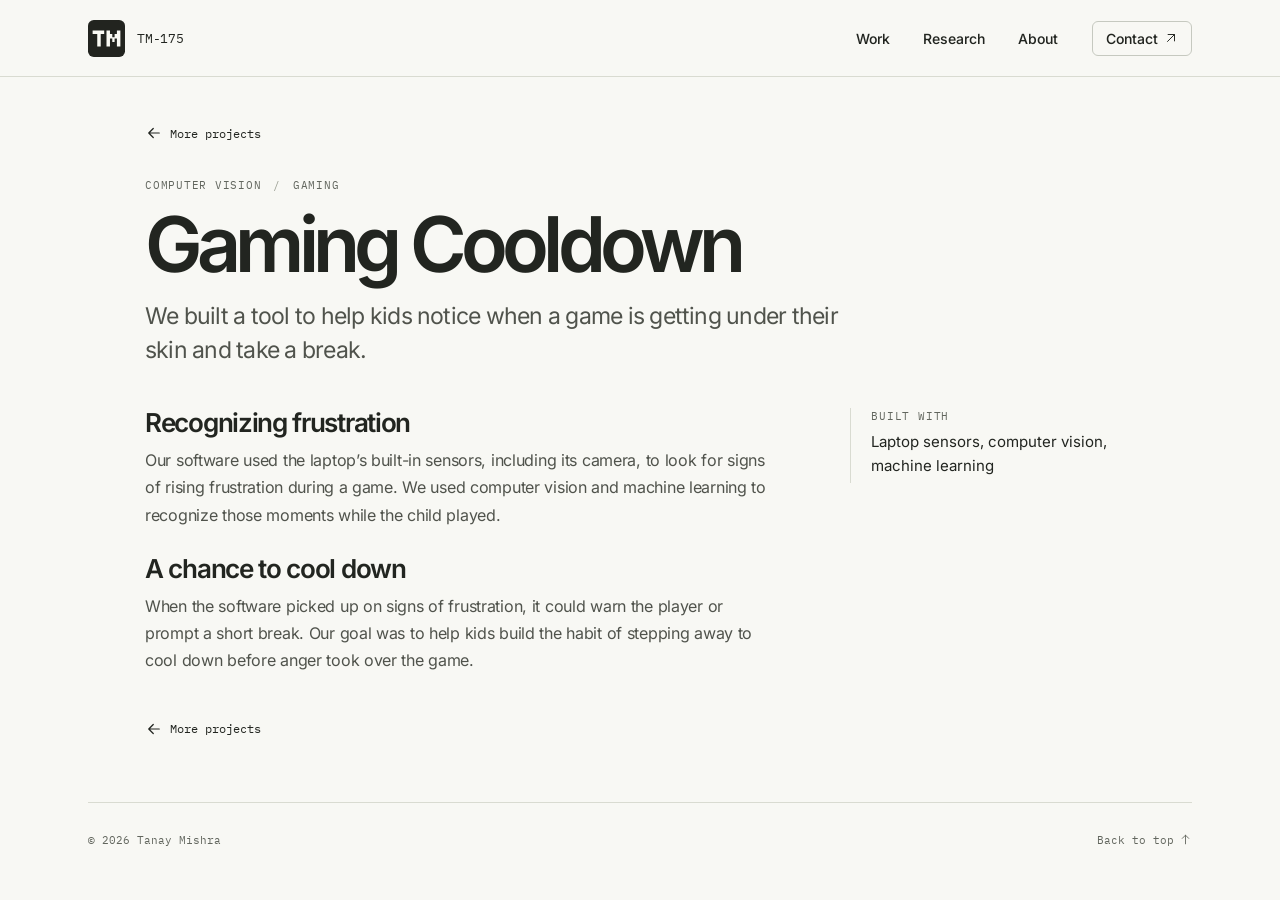
<file: projects/gaming-cooldown.html>
<!doctype html>
<html lang="en"><head>
<meta charset="utf-8"><meta name="viewport" content="width=device-width, initial-scale=1">
<meta name="theme-color" content="#f8f8f4"><title>Gaming Cooldown | Tanay Mishra</title>
<meta name="description" content="Software that spots signs of frustration during play and prompts kids to take a short break.">
<meta property="og:type" content="website"><meta property="og:title" content="Gaming Cooldown | Tanay Mishra"><meta property="og:description" content="Software that spots signs of frustration during play and prompts kids to take a short break.">
<link rel="icon" href="../assets/mark.svg" type="image/svg+xml"><link rel="stylesheet" href="../assets/site.css">
<link rel="preload" as="font" href="../assets/fonts/inter-latin-wght-normal.woff2" type="font/woff2" crossorigin>
</head><body id="top"><a href="#main" class="skip">Skip to content</a><header class="site-header"><div class="header-inner shell">
<a class="identity" href="../index.html" aria-label="Tanay Mishra, home"><svg viewBox="0 0 32 32" aria-hidden="true" class="monogram"><rect width="32" height="32" rx="5" fill="#22241f"/><path fill="#fafaf4" d="M4 9h10v3h-3v11H8V12H4zm12 0h3v3h2v3h2v-3h2V9h3v14h-3v-7h-2v3h-2v-3h-2v7h-3z"/></svg><span>TM-175</span></a>
<nav aria-label="Main navigation"><a href="../index.html#work">Work</a><a href="../index.html#research">Research</a><a href="../index.html#about">About</a><a class="nav-contact" href="../index.html#contact">Contact <svg class="icon " viewBox="0 0 24 24" fill="none" stroke="currentColor" stroke-width="1.65" stroke-linecap="round" stroke-linejoin="round" aria-hidden="true"><path d="M6 18 18 6M7 6h11v11"/></svg></a></nav></div></header>
<main class="detail shell" id="main"><a class="back" href="../index.html#more-projects"><svg class="icon " viewBox="0 0 24 24" fill="none" stroke="currentColor" stroke-width="1.65" stroke-linecap="round" stroke-linejoin="round" aria-hidden="true"><path d="M19 12H5m6-6-6 6 6 6"/></svg> More projects</a>
<div class="detail-intro">
  <p class="meta">Computer vision <span>/</span> Gaming</p>
  <h1>Gaming Cooldown</h1>
  <p>We built a tool to help kids notice when a game is getting under their skin and take a break.</p>
</div>
<div class="detail-body">
  <div class="prose">
    <section>
      <h2>Recognizing frustration</h2>
      <p>Our software used the laptop’s built-in sensors, including its camera, to look for signs of rising frustration during a game. We used computer vision and machine learning to recognize those moments while the child played.</p>
    </section>
    <section>
      <h2>A chance to cool down</h2>
      <p>When the software picked up on signs of frustration, it could warn the player or prompt a short break. Our goal was to help kids build the habit of stepping away to cool down before anger took over the game.</p>
    </section>
  </div>
  <aside>
    <h2 class="meta">Built with</h2>
    <p>Laptop sensors, computer vision, machine learning</p>
  </aside>
</div>
<a class="back ending" href="../index.html#more-projects"><svg class="icon " viewBox="0 0 24 24" fill="none" stroke="currentColor" stroke-width="1.65" stroke-linecap="round" stroke-linejoin="round" aria-hidden="true"><path d="M19 12H5m6-6-6 6 6 6"/></svg> More projects</a></main><footer class="shell"><span>© 2026 Tanay Mishra</span><a href="#top">Back to top <svg class="icon " viewBox="0 0 24 24" fill="none" stroke="currentColor" stroke-width="1.65" stroke-linecap="round" stroke-linejoin="round" aria-hidden="true"><path d="M12 20V4m-6 6 6-6 6 6"/></svg></a></footer></body></html>
</file>
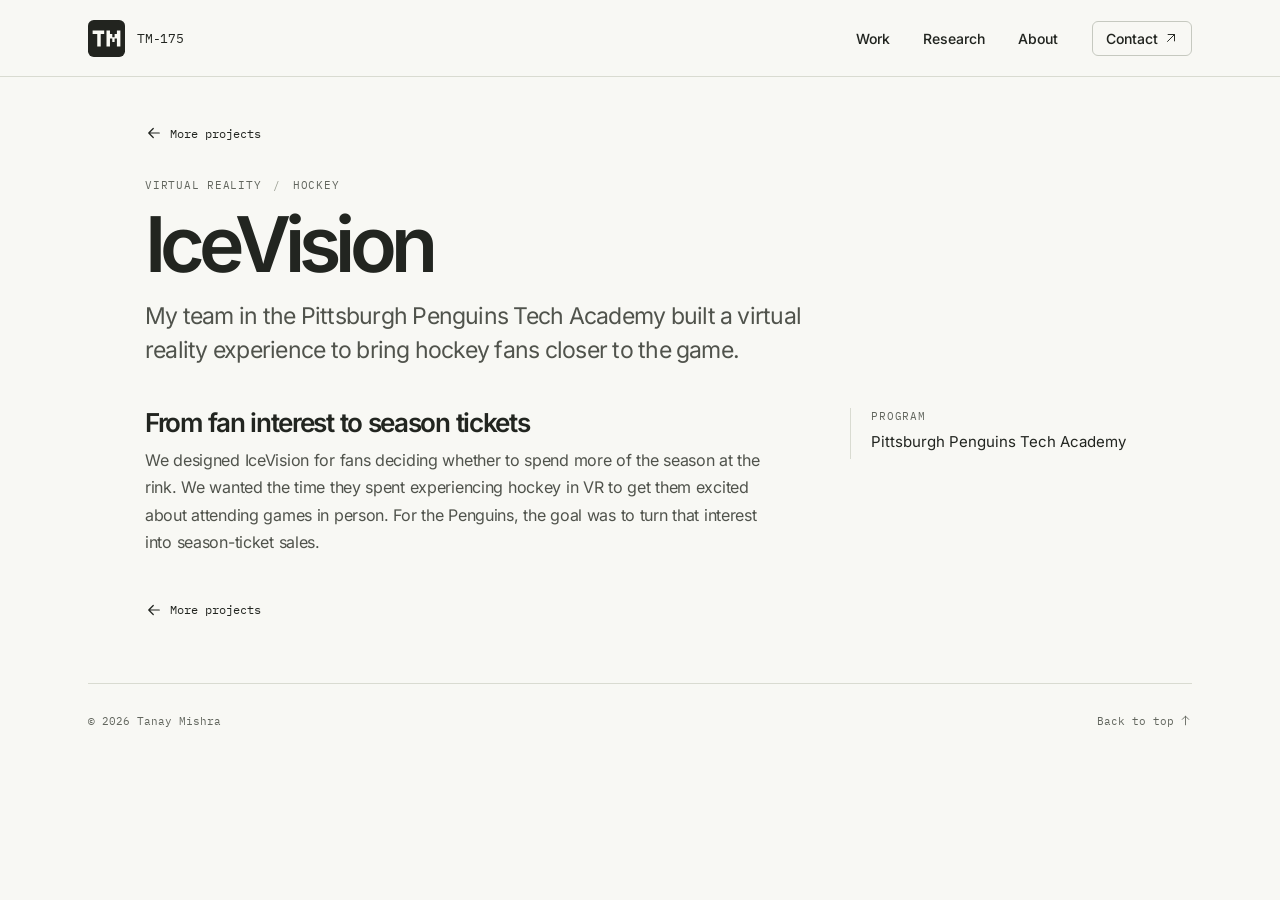
<file: projects/icevision.html>
<!doctype html>
<html lang="en"><head>
<meta charset="utf-8"><meta name="viewport" content="width=device-width, initial-scale=1">
<meta name="theme-color" content="#f8f8f4"><title>IceVision | Tanay Mishra</title>
<meta name="description" content="A Pittsburgh Penguins Tech Academy project that uses VR to get hockey fans interested in season tickets.">
<meta property="og:type" content="website"><meta property="og:title" content="IceVision | Tanay Mishra"><meta property="og:description" content="A Pittsburgh Penguins Tech Academy project that uses VR to get hockey fans interested in season tickets.">
<link rel="icon" href="../assets/mark.svg" type="image/svg+xml"><link rel="stylesheet" href="../assets/site.css">
<link rel="preload" as="font" href="../assets/fonts/inter-latin-wght-normal.woff2" type="font/woff2" crossorigin>
</head><body id="top"><a href="#main" class="skip">Skip to content</a><header class="site-header"><div class="header-inner shell">
<a class="identity" href="../index.html" aria-label="Tanay Mishra, home"><svg viewBox="0 0 32 32" aria-hidden="true" class="monogram"><rect width="32" height="32" rx="5" fill="#22241f"/><path fill="#fafaf4" d="M4 9h10v3h-3v11H8V12H4zm12 0h3v3h2v3h2v-3h2V9h3v14h-3v-7h-2v3h-2v-3h-2v7h-3z"/></svg><span>TM-175</span></a>
<nav aria-label="Main navigation"><a href="../index.html#work">Work</a><a href="../index.html#research">Research</a><a href="../index.html#about">About</a><a class="nav-contact" href="../index.html#contact">Contact <svg class="icon " viewBox="0 0 24 24" fill="none" stroke="currentColor" stroke-width="1.65" stroke-linecap="round" stroke-linejoin="round" aria-hidden="true"><path d="M6 18 18 6M7 6h11v11"/></svg></a></nav></div></header>
<main class="detail shell" id="main"><a class="back" href="../index.html#more-projects"><svg class="icon " viewBox="0 0 24 24" fill="none" stroke="currentColor" stroke-width="1.65" stroke-linecap="round" stroke-linejoin="round" aria-hidden="true"><path d="M19 12H5m6-6-6 6 6 6"/></svg> More projects</a>
<div class="detail-intro">
  <p class="meta">Virtual reality <span>/</span> Hockey</p>
  <h1>IceVision</h1>
  <p>My team in the Pittsburgh Penguins Tech Academy built a virtual reality experience to bring hockey fans closer to the game.</p>
</div>
<div class="detail-body">
  <div class="prose">
    <section>
      <h2>From fan interest to season tickets</h2>
      <p>We designed IceVision for fans deciding whether to spend more of the season at the rink. We wanted the time they spent experiencing hockey in VR to get them excited about attending games in person. For the Penguins, the goal was to turn that interest into season-ticket sales.</p>
    </section>
  </div>
  <aside>
    <h2 class="meta">Program</h2>
    <p>Pittsburgh Penguins Tech Academy</p>
  </aside>
</div>
<a class="back ending" href="../index.html#more-projects"><svg class="icon " viewBox="0 0 24 24" fill="none" stroke="currentColor" stroke-width="1.65" stroke-linecap="round" stroke-linejoin="round" aria-hidden="true"><path d="M19 12H5m6-6-6 6 6 6"/></svg> More projects</a></main><footer class="shell"><span>© 2026 Tanay Mishra</span><a href="#top">Back to top <svg class="icon " viewBox="0 0 24 24" fill="none" stroke="currentColor" stroke-width="1.65" stroke-linecap="round" stroke-linejoin="round" aria-hidden="true"><path d="M12 20V4m-6 6 6-6 6 6"/></svg></a></footer></body></html>
</file>
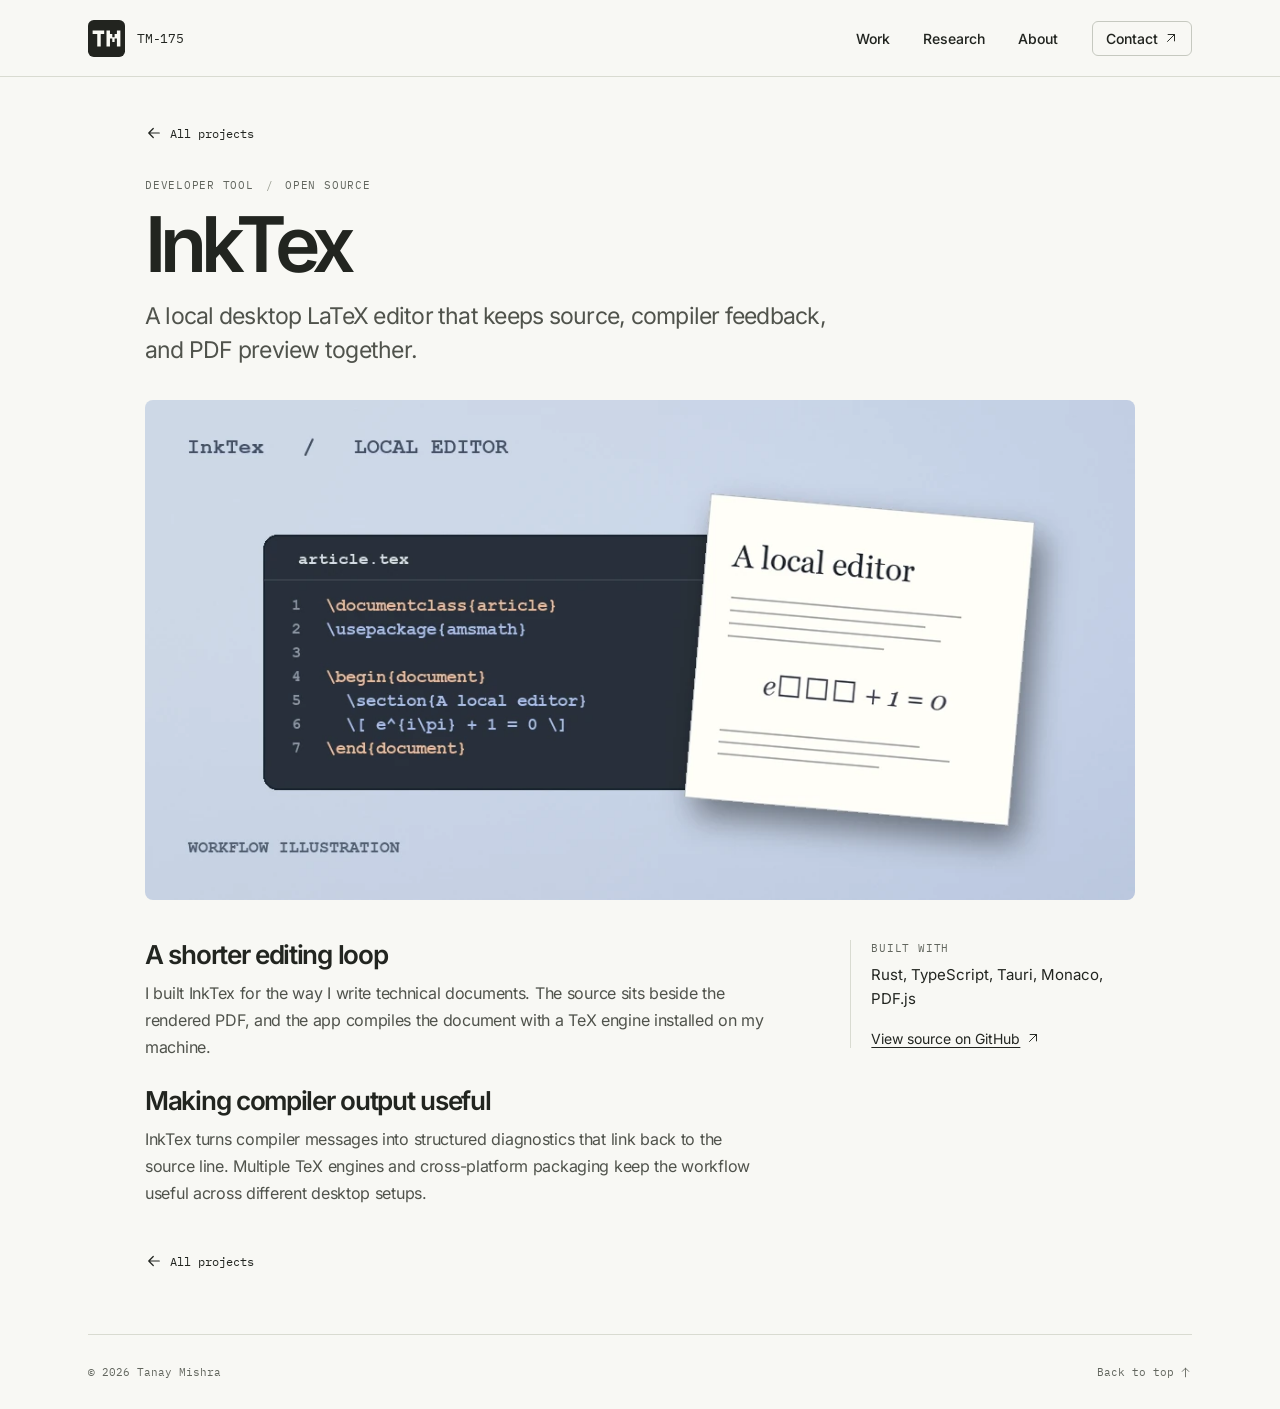
<file: projects/inktex.html>
<!doctype html>
<html lang="en"><head>
<meta charset="utf-8"><meta name="viewport" content="width=device-width, initial-scale=1">
<meta name="theme-color" content="#f8f8f4"><title>InkTex | Tanay Mishra</title>
<meta name="description" content="A local desktop LaTeX editor that keeps source, compiler feedback, and PDF preview together.">
<meta property="og:type" content="website"><meta property="og:title" content="InkTex | Tanay Mishra"><meta property="og:description" content="A local desktop LaTeX editor that keeps source, compiler feedback, and PDF preview together.">
<link rel="icon" href="../assets/mark.svg" type="image/svg+xml"><link rel="stylesheet" href="../assets/site.css">
<link rel="preload" as="font" href="../assets/fonts/inter-latin-wght-normal.woff2" type="font/woff2" crossorigin>
</head><body id="top"><a href="#main" class="skip">Skip to content</a><header class="site-header"><div class="header-inner shell">
<a class="identity" href="../index.html" aria-label="Tanay Mishra, home"><svg viewBox="0 0 32 32" aria-hidden="true" class="monogram"><rect width="32" height="32" rx="5" fill="#22241f"/><path fill="#fafaf4" d="M4 9h10v3h-3v11H8V12H4zm12 0h3v3h2v3h2v-3h2V9h3v14h-3v-7h-2v3h-2v-3h-2v7h-3z"/></svg><span>TM-175</span></a>
<nav aria-label="Main navigation"><a href="../index.html#work">Work</a><a href="../index.html#research">Research</a><a href="../index.html#about">About</a><a class="nav-contact" href="../index.html#contact">Contact <svg class="icon " viewBox="0 0 24 24" fill="none" stroke="currentColor" stroke-width="1.65" stroke-linecap="round" stroke-linejoin="round" aria-hidden="true"><path d="M6 18 18 6M7 6h11v11"/></svg></a></nav></div></header>
<main class="detail shell" id="main"><a class="back" href="../index.html#work"><svg class="icon " viewBox="0 0 24 24" fill="none" stroke="currentColor" stroke-width="1.65" stroke-linecap="round" stroke-linejoin="round" aria-hidden="true"><path d="M19 12H5m6-6-6 6 6 6"/></svg> All projects</a>
<div class="detail-intro"><p class="meta">Developer tool <span>/</span> Open source</p><h1>InkTex</h1><p>A local desktop LaTeX editor that keeps source, compiler feedback, and PDF preview together.</p></div><img class="detail-cover" src="../assets/cover-inktex.webp" alt="Illustration pairing LaTeX source with a typeset document." width="1080" height="546"><div class="detail-body"><div class="prose"><section><h2>A shorter editing loop</h2><p>I built InkTex for the way I write technical documents. The source sits beside the rendered PDF, and the app compiles the document with a TeX engine installed on my machine.</p></section><section><h2>Making compiler output useful</h2><p>InkTex turns compiler messages into structured diagnostics that link back to the source line. Multiple TeX engines and cross-platform packaging keep the workflow useful across different desktop setups.</p></section></div><aside><h2 class="meta">Built with</h2><p>Rust, TypeScript, Tauri, Monaco, PDF.js</p><a class="detail-link" href="https://github.com/TM-175/InkTex">View source on GitHub <svg class="icon " viewBox="0 0 24 24" fill="none" stroke="currentColor" stroke-width="1.65" stroke-linecap="round" stroke-linejoin="round" aria-hidden="true"><path d="M6 18 18 6M7 6h11v11"/></svg></a></aside></div><a class="back ending" href="../index.html#work"><svg class="icon " viewBox="0 0 24 24" fill="none" stroke="currentColor" stroke-width="1.65" stroke-linecap="round" stroke-linejoin="round" aria-hidden="true"><path d="M19 12H5m6-6-6 6 6 6"/></svg> All projects</a></main><footer class="shell"><span>© 2026 Tanay Mishra</span><a href="#top">Back to top <svg class="icon " viewBox="0 0 24 24" fill="none" stroke="currentColor" stroke-width="1.65" stroke-linecap="round" stroke-linejoin="round" aria-hidden="true"><path d="M12 20V4m-6 6 6-6 6 6"/></svg></a></footer></body></html>
</file>
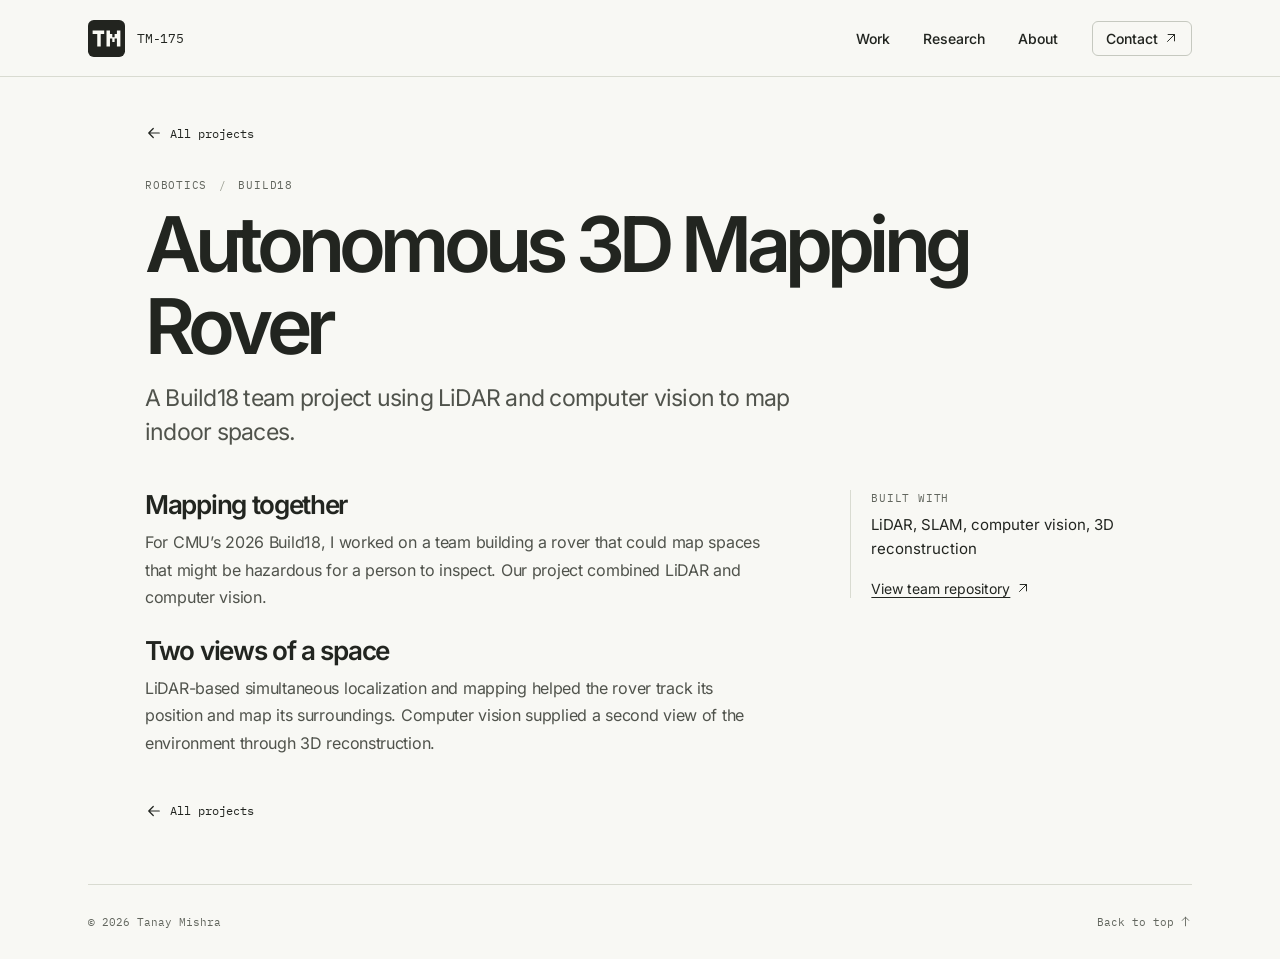
<file: projects/mapping-rover.html>
<!doctype html>
<html lang="en"><head>
<meta charset="utf-8"><meta name="viewport" content="width=device-width, initial-scale=1">
<meta name="theme-color" content="#f8f8f4"><title>Autonomous 3D Mapping Rover | Tanay Mishra</title>
<meta name="description" content="A Build18 team project using LiDAR and computer vision to map indoor spaces.">
<meta property="og:type" content="website"><meta property="og:title" content="Autonomous 3D Mapping Rover | Tanay Mishra"><meta property="og:description" content="A Build18 team project using LiDAR and computer vision to map indoor spaces.">
<link rel="icon" href="../assets/mark.svg" type="image/svg+xml"><link rel="stylesheet" href="../assets/site.css">
<link rel="preload" as="font" href="../assets/fonts/inter-latin-wght-normal.woff2" type="font/woff2" crossorigin>
</head><body id="top"><a href="#main" class="skip">Skip to content</a><header class="site-header"><div class="header-inner shell">
<a class="identity" href="../index.html" aria-label="Tanay Mishra, home"><svg viewBox="0 0 32 32" aria-hidden="true" class="monogram"><rect width="32" height="32" rx="5" fill="#22241f"/><path fill="#fafaf4" d="M4 9h10v3h-3v11H8V12H4zm12 0h3v3h2v3h2v-3h2V9h3v14h-3v-7h-2v3h-2v-3h-2v7h-3z"/></svg><span>TM-175</span></a>
<nav aria-label="Main navigation"><a href="../index.html#work">Work</a><a href="../index.html#research">Research</a><a href="../index.html#about">About</a><a class="nav-contact" href="../index.html#contact">Contact <svg class="icon " viewBox="0 0 24 24" fill="none" stroke="currentColor" stroke-width="1.65" stroke-linecap="round" stroke-linejoin="round" aria-hidden="true"><path d="M6 18 18 6M7 6h11v11"/></svg></a></nav></div></header>
<main class="detail shell" id="main"><a class="back" href="../index.html#work"><svg class="icon " viewBox="0 0 24 24" fill="none" stroke="currentColor" stroke-width="1.65" stroke-linecap="round" stroke-linejoin="round" aria-hidden="true"><path d="M19 12H5m6-6-6 6 6 6"/></svg> All projects</a>
<div class="detail-intro"><p class="meta">Robotics <span>/</span> Build18</p><h1>Autonomous 3D Mapping Rover</h1><p>A Build18 team project using LiDAR and computer vision to map indoor spaces.</p></div><div class="detail-body"><div class="prose"><section><h2>Mapping together</h2><p>For CMU’s 2026 Build18, I worked on a team building a rover that could map spaces that might be hazardous for a person to inspect. Our project combined LiDAR and computer vision.</p></section><section><h2>Two views of a space</h2><p>LiDAR-based simultaneous localization and mapping helped the rover track its position and map its surroundings. Computer vision supplied a second view of the environment through 3D reconstruction.</p></section></div><aside><h2 class="meta">Built with</h2><p>LiDAR, SLAM, computer vision, 3D reconstruction</p><a class="detail-link" href="https://github.com/SamEthanMathew/LOLA_Autonomous-3D-Mapping-Robot">View team repository <svg class="icon " viewBox="0 0 24 24" fill="none" stroke="currentColor" stroke-width="1.65" stroke-linecap="round" stroke-linejoin="round" aria-hidden="true"><path d="M6 18 18 6M7 6h11v11"/></svg></a></aside></div><a class="back ending" href="../index.html#work"><svg class="icon " viewBox="0 0 24 24" fill="none" stroke="currentColor" stroke-width="1.65" stroke-linecap="round" stroke-linejoin="round" aria-hidden="true"><path d="M19 12H5m6-6-6 6 6 6"/></svg> All projects</a></main><footer class="shell"><span>© 2026 Tanay Mishra</span><a href="#top">Back to top <svg class="icon " viewBox="0 0 24 24" fill="none" stroke="currentColor" stroke-width="1.65" stroke-linecap="round" stroke-linejoin="round" aria-hidden="true"><path d="M12 20V4m-6 6 6-6 6 6"/></svg></a></footer></body></html>
</file>
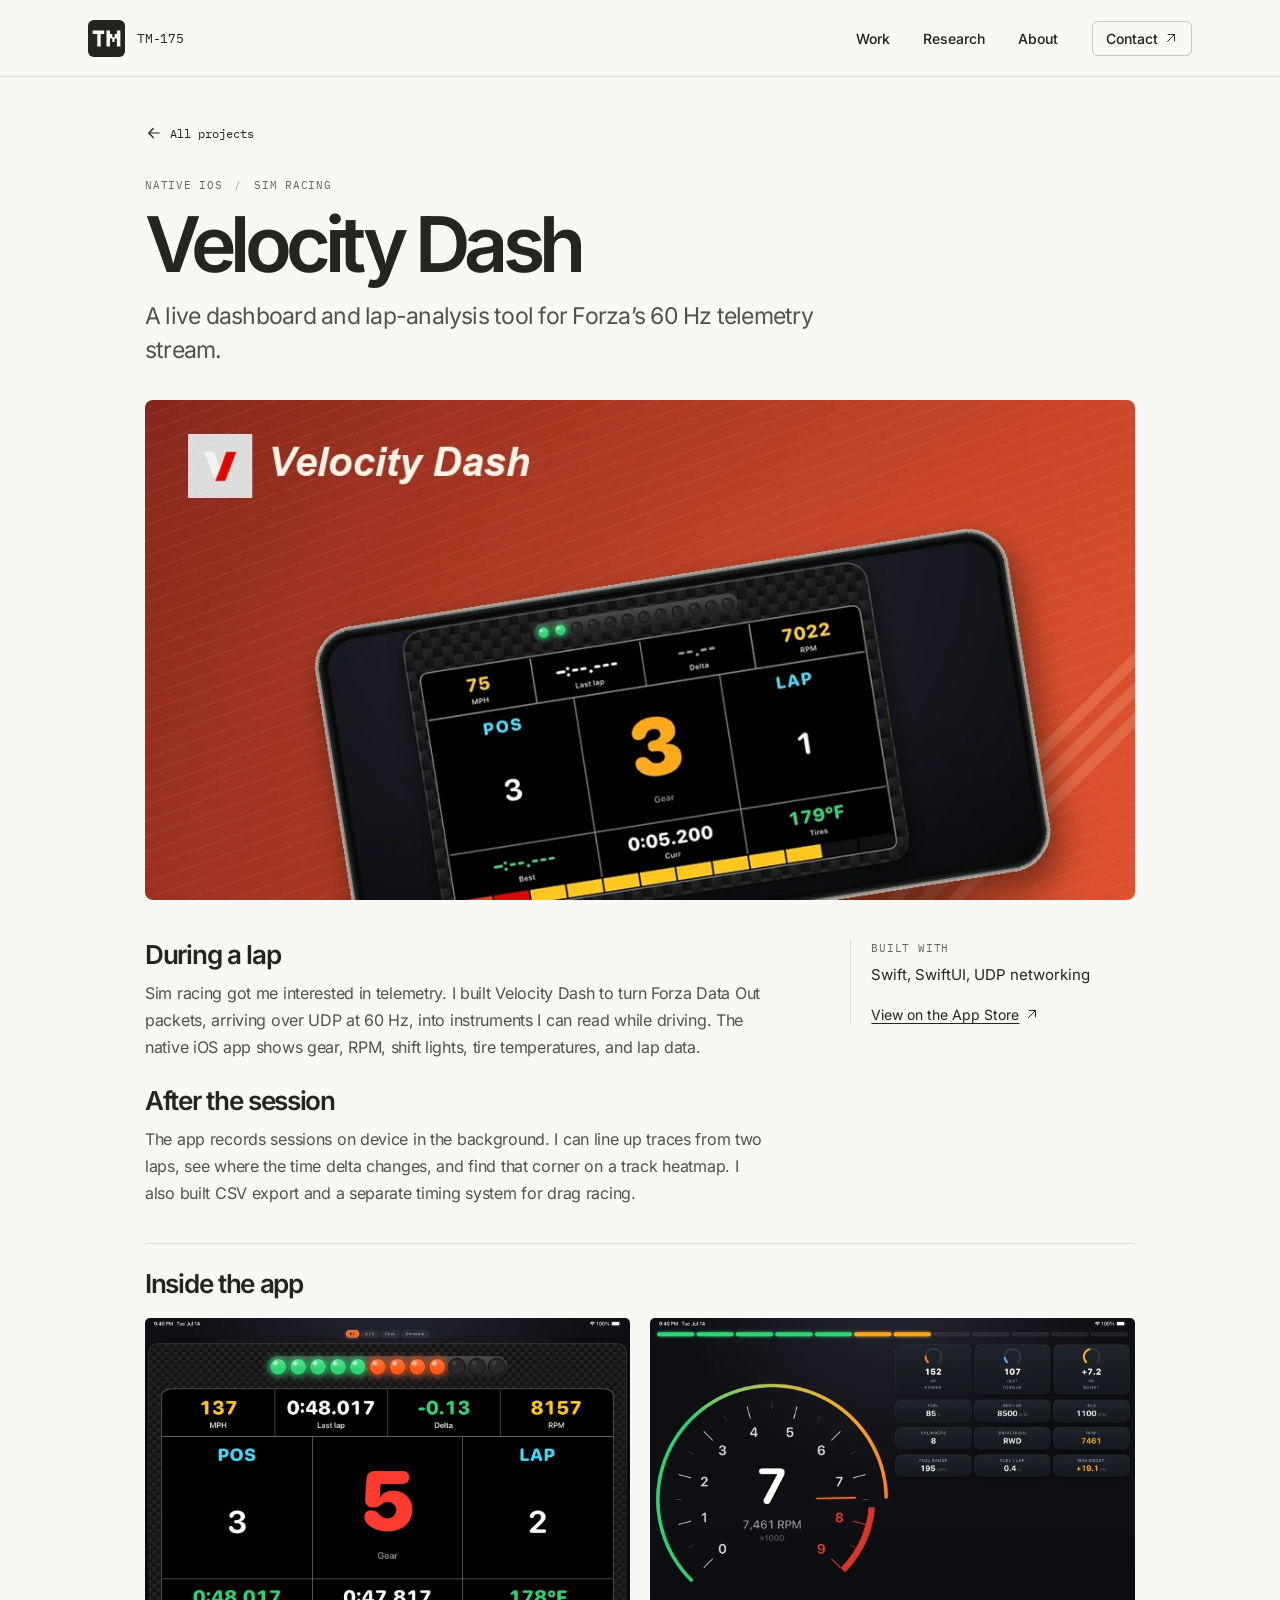
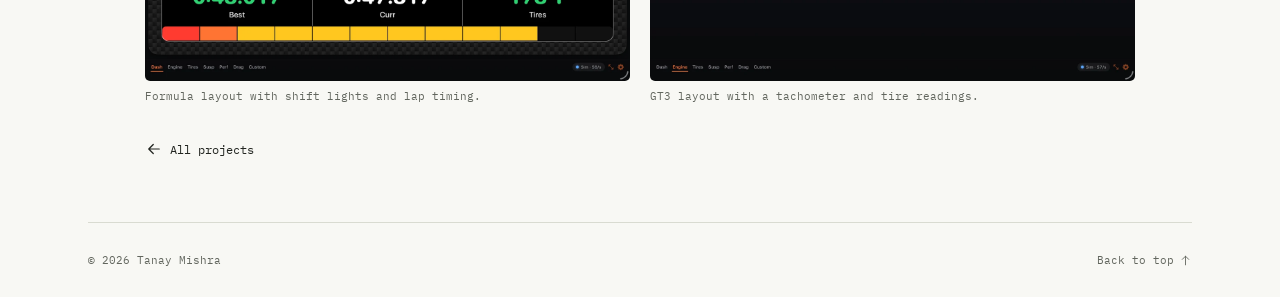
<file: projects/velocity-dash.html>
<!doctype html>
<html lang="en"><head>
<meta charset="utf-8"><meta name="viewport" content="width=device-width, initial-scale=1">
<meta name="theme-color" content="#f8f8f4"><title>Velocity Dash | Tanay Mishra</title>
<meta name="description" content="A live dashboard and lap-analysis tool for Forza’s 60 Hz telemetry stream.">
<meta property="og:type" content="website"><meta property="og:title" content="Velocity Dash | Tanay Mishra"><meta property="og:description" content="A live dashboard and lap-analysis tool for Forza’s 60 Hz telemetry stream.">
<link rel="icon" href="../assets/mark.svg" type="image/svg+xml"><link rel="stylesheet" href="../assets/site.css">
<link rel="preload" as="font" href="../assets/fonts/inter-latin-wght-normal.woff2" type="font/woff2" crossorigin>
</head><body id="top"><a href="#main" class="skip">Skip to content</a><header class="site-header"><div class="header-inner shell">
<a class="identity" href="../index.html" aria-label="Tanay Mishra, home"><svg viewBox="0 0 32 32" aria-hidden="true" class="monogram"><rect width="32" height="32" rx="5" fill="#22241f"/><path fill="#fafaf4" d="M4 9h10v3h-3v11H8V12H4zm12 0h3v3h2v3h2v-3h2V9h3v14h-3v-7h-2v3h-2v-3h-2v7h-3z"/></svg><span>TM-175</span></a>
<nav aria-label="Main navigation"><a href="../index.html#work">Work</a><a href="../index.html#research">Research</a><a href="../index.html#about">About</a><a class="nav-contact" href="../index.html#contact">Contact <svg class="icon " viewBox="0 0 24 24" fill="none" stroke="currentColor" stroke-width="1.65" stroke-linecap="round" stroke-linejoin="round" aria-hidden="true"><path d="M6 18 18 6M7 6h11v11"/></svg></a></nav></div></header>
<main class="detail shell" id="main"><a class="back" href="../index.html#work"><svg class="icon " viewBox="0 0 24 24" fill="none" stroke="currentColor" stroke-width="1.65" stroke-linecap="round" stroke-linejoin="round" aria-hidden="true"><path d="M19 12H5m6-6-6 6 6 6"/></svg> All projects</a>
<div class="detail-intro"><p class="meta">Native iOS <span>/</span> Sim racing</p><h1>Velocity Dash</h1><p>A live dashboard and lap-analysis tool for Forza’s 60 Hz telemetry stream.</p></div><img class="detail-cover" src="../assets/cover-velocity.webp" alt="Velocity Dash’s Formula-style racing dashboard displayed on a landscape phone." width="1080" height="546"><div class="detail-body"><div class="prose"><section><h2>During a lap</h2><p>Sim racing got me interested in telemetry. I built Velocity Dash to turn Forza Data Out packets, arriving over UDP at 60 Hz, into instruments I can read while driving. The native iOS app shows gear, RPM, shift lights, tire temperatures, and lap data.</p></section><section><h2>After the session</h2><p>The app records sessions on device in the background. I can line up traces from two laps, see where the time delta changes, and find that corner on a track heatmap. I also built CSV export and a separate timing system for drag racing.</p></section></div><aside><h2 class="meta">Built with</h2><p>Swift, SwiftUI, UDP networking</p><a class="detail-link" href="https://apps.apple.com/us/app/velocity-dash/id6790937229">View on the App Store <svg class="icon " viewBox="0 0 24 24" fill="none" stroke="currentColor" stroke-width="1.65" stroke-linecap="round" stroke-linejoin="round" aria-hidden="true"><path d="M6 18 18 6M7 6h11v11"/></svg></a></aside></div><section class="gallery"><h2>Inside the app</h2><div class="screens velocity-dash"><figure><a href="../assets/velocity-formula.webp" aria-label="Open full image. Formula layout with shift lights and lap timing."><img src="../assets/velocity-formula.webp" alt="Formula layout with shift lights and lap timing." loading="lazy"></a><figcaption>Formula layout with shift lights and lap timing.</figcaption></figure><figure><a href="../assets/velocity-gt3.webp" aria-label="Open full image. GT3 layout with a tachometer and tire readings."><img src="../assets/velocity-gt3.webp" alt="GT3 layout with a tachometer and tire readings." loading="lazy"></a><figcaption>GT3 layout with a tachometer and tire readings.</figcaption></figure></div></section><a class="back ending" href="../index.html#work"><svg class="icon " viewBox="0 0 24 24" fill="none" stroke="currentColor" stroke-width="1.65" stroke-linecap="round" stroke-linejoin="round" aria-hidden="true"><path d="M19 12H5m6-6-6 6 6 6"/></svg> All projects</a></main><footer class="shell"><span>© 2026 Tanay Mishra</span><a href="#top">Back to top <svg class="icon " viewBox="0 0 24 24" fill="none" stroke="currentColor" stroke-width="1.65" stroke-linecap="round" stroke-linejoin="round" aria-hidden="true"><path d="M12 20V4m-6 6 6-6 6 6"/></svg></a></footer></body></html>
</file>
<file: assets/site.css>
@font-face {
  font-family: Inter;
  src: url("fonts/inter-latin-wght-normal.woff2") format("woff2");
  font-weight: 100 900;
  font-style: normal;
  font-display: swap;
}
@font-face {
  font-family: Plex Mono;
  src: url("fonts/ibm-plex-mono-latin-400-normal.woff2") format("woff2");
  font-weight: 400;
  font-style: normal;
  font-display: swap;
}
:root {
  --paper: #f8f8f4;
  --ink: #222520;
  --body: #50534c;
  --quiet: #62665e;
  --line: #d9dbd1;
  --signal: #246347;
  --green-wash: #e3eee4;
  --mono: "Plex Mono", ui-monospace, Menlo, monospace;
  --edge: clamp(24px, 6.9vw, 108px);
  font-family: Inter, -apple-system, BlinkMacSystemFont, "Segoe UI", sans-serif;
  color: var(--ink);
  background: var(--paper);
  -webkit-font-smoothing: antialiased;
  text-rendering: optimizeLegibility;
}
*, *::before, *::after { box-sizing: border-box; }
html { scroll-behavior: smooth; scroll-padding-top: 28px; }
body { margin: 0; }
button, a { -webkit-tap-highlight-color: transparent; }
button { font: inherit; cursor: pointer; }
a { text-decoration: none; color: inherit; }
button:focus-visible, a:focus-visible { outline: 3px solid var(--signal); outline-offset: 5px; }
button:disabled { cursor: default; }
[hidden] { display: none !important; }
::selection { background: #c6dfca; color: #153a28; }
h1, h2, h3, p, figure, dl, dd { margin: 0; }
img, canvas { max-width: 100%; display: block; }
.icon { width: 18px; height: 18px; display: inline-block; flex: none; vertical-align: middle; }
.icon.tiny { width: 13px; height: 13px; }
.shell { width: min(calc(100% - 2 * var(--edge)), 1192px); margin-inline: auto; }
.skip { position: fixed; top: 8px; left: 8px; padding: 12px; border-radius: 4px; background: white; z-index: 5; transform: translateY(-160%); }
.skip:focus { transform: none; }
.site-header { border-bottom: 1px solid var(--line); }
.header-inner, .identity, nav, .nav-contact, .hero-actions, .quiet-link, .button, .section-bar, .view-controls, .figure-name, .controls, footer, footer a, .back, .detail-link {
  display: flex; align-items: center;
}
.header-inner { justify-content: space-between; min-height: 76px; }
.identity { gap: 12px; font: 400 13px/1 var(--mono); letter-spacing: -.025em; }
.monogram { display: block; width: 37px; height: 37px; }
nav { gap: clamp(16px, 2.6vw, 38px); }
nav a { font-size: 14px; font-weight: 520; padding-block: 10px; }
nav a:hover, .quiet-link:hover, .back:hover, footer a:hover, .contact-links a[href]:hover, .detail-link:hover { color: var(--signal); }
nav .nav-contact { gap: 6px; padding: 8px 13px; border: 1px solid #c6c9c0; border-radius: 6px; }
.nav-contact .icon { width: 14px; height: 14px; }
.hero { display: grid; grid-template-columns: 1fr 1.13fr; align-items: center; gap: 3.4%; padding: clamp(36px,4.3vw,68px) 0 clamp(38px,4.5vw,70px); }
.meta, .figure-name, .controls, .back, footer, .screens figcaption { font-family: var(--mono); }
.meta { text-transform: uppercase; letter-spacing: .07em; color: var(--quiet); line-height: 1.6; font-size: 11px; }
.meta span { color: #999d91; padding-inline: 4px; }
.location { display: flex; align-items: center; gap: 7px; font-size: 11px; letter-spacing: .085em; }
.location .icon { width: 14px; height: 14px; color: var(--signal); }
h1, h2, h3 { font-weight: 610; }
.hero h1 { font-size: clamp(52px, 5.55vw, 81px); line-height: 1.07; letter-spacing: -.066em; margin: 18px 0; }
.intro-text { color: var(--body); max-width: 450px; font-size: clamp(17px,1.48vw,21px); line-height: 1.56; letter-spacing: -.035em; }
.intro-text strong { color: var(--ink); font-weight: 580; }
.hero-actions { margin-top: 28px; gap: 24px; }
.button, .quiet-link { font-size: 14px; font-weight: 540; gap: 9px; }
.button.primary { justify-content: center; background: var(--ink); color: white; border-radius: 6px; padding: 13px 16px; gap: 19px; transition: background .16s, transform .16s; }
.button.primary:hover { background: #20533c; transform: translateY(-2px); }
.button .icon { width: 15px; height: 15px; }
.quiet-link { gap: 8px; min-height: 44px; }
.map-host, .circuit { min-width: 0; }
.circuit { --north-turn: -25deg; width: 100%; }
.circuit[data-area="campus"] { --north-turn: 28deg; }
.map-toolbar, .map-views, .circuit figcaption, .map-credits, .map-expand { display: flex; align-items: center; }
.map-toolbar, .map-credits, .circuit figcaption { justify-content: space-between; gap: 10px; }
.map-toolbar { position: relative; z-index: 1; }
.map-views { gap: 3px; border: 1px solid var(--line); border-radius: 6px; padding: 3px; }
.map-views button, .map-expand, .guide-toggle { border: 0; background: transparent; color: var(--quiet); }
.map-views button { font: 450 12px/1.3 Inter,sans-serif; padding: 6px 10px; border-radius: 3px; }
.map-views button[aria-pressed="true"] { background: var(--green-wash); color: var(--ink); font-weight: 550; }
.map-expand { justify-content: center; width: 32px; height: 32px; border: 1px solid var(--line); border-radius: 5px; }
.map-expand:hover, .map-views button:hover { background: #e8ebe1; color: var(--ink); }
.map-expand .icon { width: 16px; height: 16px; }
.shrink-icon, .map-dialog[open] .expand-icon { display: none; }
.map-dialog[open] .shrink-icon { display: block; }
.circuit-stage { aspect-ratio: 636/354; width: 100%; position: relative; isolation: isolate; }
.circuit-stage::before { content: ""; position: absolute; inset: 0; z-index: -1; background-image: radial-gradient(#a4a99b .75px,transparent .85px); background-size: 13px 13px; opacity: .47; mask-image: radial-gradient(ellipse,black 18%,rgba(0,0,0,.5) 65%,transparent 85%); }
.circuit-stage canvas, .circuit-stage img { position: absolute; inset: 0; width: 100%; height: 100%; image-rendering: pixelated; }
.compass { position: absolute; z-index: 1; right: 7px; top: 4%; display: grid; justify-items: center; gap: 3px; color: #5d6559; font: 10px/1 var(--mono); }
.compass i { display: block; width: 8px; height: 12px; background: linear-gradient(to right,#66715f 50%,#adb5a4 50%); clip-path: polygon(50% 0,100% 100%,50% 75%,0 100%); transform: rotate(var(--north-turn)); }
.circuit figcaption { padding: 0 0 7px; color: var(--quiet); border-bottom: 1px solid var(--line); }
.figure-name, .controls { text-transform: uppercase; letter-spacing: .065em; font-size: 10px; gap: 8px; }
.figure-name .icon { color: var(--ink); width: 15px; height: 15px; }
.controls { gap: 0; }
#lap { min-width: 58px; }
.controls button { display: grid; place-items: center; min-width: 31px; height: 30px; background: transparent; border: 0; border-left: 1px solid var(--line); color: var(--ink); font: inherit; }
.controls button:hover { background: #eaece4; }
.controls .icon { width: 15px; height: 15px; }
#play .play, #play[data-paused="true"] .pause { display: none; }
#play[data-paused="true"] .play { display: block; }
.map-credits { min-height: 29px; flex-wrap: wrap; color: var(--quiet); }
.map-credits small { margin-left: auto; font: 10px/1.5 var(--mono); }
.map-credits a:hover, .map-fallback a { text-decoration: underline; text-underline-offset: 2px; }
.guide-toggle { font: 500 12px/1.35 Inter,sans-serif; padding: 7px 0; color: var(--ink); }
.guide-toggle span { margin-left: 4px; }
#map-guide { border-left: 2px solid #d5dccd; margin-top: 6px; padding: 1px 0 1px 12px; }
#map-landmark { font: 550 13px/1.5 Inter,sans-serif; padding: 3px; max-width: 100%; color: var(--ink); border: 1px solid var(--line); border-radius: 3px; background: var(--paper); }
#place-note, #route-note, .map-fallback { font-size: 12px; line-height: 1.5; color: var(--body); margin-top: 6px; }
#route-note { color: var(--quiet); }
#place-map-link { display: inline-block; font-size: 11px; margin-block: 4px; }
#place-map-link, #route-note a { text-decoration: underline; text-underline-offset: 2px; }
#map-pins { position: absolute; inset: 0; pointer-events: none; }
.map-pin { pointer-events: auto; position: absolute; translate: -50% -50%; display: grid; place-items: center; width: 24px; height: 24px; padding: 0; border: none; border-radius: 50%; background: transparent; }
.map-pin::after { content: ""; width: 9px; height: 9px; border: 2px solid #fffdf5; border-radius: 50%; background: #374d45; box-shadow: 0 1px 3px #263329a6; }
.map-pin[aria-pressed="true"] { z-index: 1; }
.map-pin[aria-pressed="true"]::after { width: 12px; height: 12px; background: #1b7550; box-shadow: 0 0 0 3px #e7f5e6cc; }
.map-dialog { max-width: min(960px,96vw); width: 100%; max-height: 94dvh; overflow: auto; overscroll-behavior: contain; padding: clamp(12px,2.2vw,28px); color: var(--ink); background: var(--paper); border: 1px solid var(--line); border-radius: 10px; box-shadow: 0 12px 55px #1a201733; }
.map-dialog::backdrop { background: #1d231c96; }
.map-dialog .circuit { max-width: none; }
body:has(.map-dialog[open]) { overflow: hidden; }
.sr-only { position: absolute; width: 1px; height: 1px; padding: 0; margin: -1px; overflow: hidden; clip-path: inset(50%); white-space: nowrap; border: 0; }
.section { padding-block: 48px 59px; }
#work, .divided { border-top: 1px solid var(--line); }
.section-bar { justify-content: space-between; gap: 14px; margin-bottom: 25px; }
h2 { font-size: clamp(30px,3vw,44px); line-height: 1.13; letter-spacing: -.065em; }
.view-controls { padding: 3px; border: 1px solid var(--line); border-radius: 6px; gap: 2px; }
.view-controls button { height: 30px; width: 34px; border-radius: 3px; background: transparent; border: 0; color: #696e63; display: grid; place-items: center; }
.view-controls button[aria-pressed="true"] { background: var(--green-wash); color: #242720; }
.view-controls .icon { width: 15px; height: 15px; }
.project-grid { display: grid; grid-template-columns: repeat(2,minmax(0,1fr)); gap: 37px 24px; }
.project-card a { display: block; border-radius: 7px; }
.cover { overflow: hidden; border-radius: 8px; background: #e6e8dd; }
.cover img { width: 100%; height: auto; transition: transform .4s cubic-bezier(.2,.7,.25,1); }
.card-copy { padding: 18px 2px 0; }
.card-copy .meta { font-size: 10px; }
.card-title { display: flex; justify-content: space-between; align-items: center; gap: 10px; margin: 6px 0; }
.card-title h3, .research-card h3 { font-size: clamp(22px,2.2vw,31px); line-height: 1.15; letter-spacing: -.055em; }
.card-title .icon { height: 20px; width: 20px; transform: rotate(-40deg); transition: transform .2s; }
.project-card p, .row-summary { font-size: 15px; line-height: 1.6; letter-spacing: -.015em; color: var(--body); }
.project-card a:hover .cover img { transform: scale(1.027); }
.project-card a:hover .card-title .icon { transform: rotate(-40deg) translateX(3px); }
.project-grid.is-list { grid-template-columns: 1fr; gap: 0; }
.is-list .project-card { border-top: 1px solid var(--line); }
.is-list .project-card:last-child { border-bottom: 1px solid var(--line); }
.is-list .project-card a { display: grid; grid-template-columns: 144px 1fr; gap: 22px; padding: 16px 0; align-items: center; }
.is-list .card-copy { padding: 0; }
.is-list .card-title h3 { font-size: 24px; }
.is-list .cover { border-radius: 4px; }
.more-title { font-size: 21px; letter-spacing: -.04em; margin: 42px 0 16px; }
.short-row { display: grid; grid-template-columns: 1fr 1.15fr 18px; gap: 25px; align-items: center; padding-block: 17px; border-top: 1px solid var(--line); }
.short-row:last-child { border-bottom: 1px solid var(--line); }
.row-main { display: grid; gap: 4px; }
.row-main strong { font-weight: 580; letter-spacing: -.03em; font-size: 17px; }
.short-row:hover strong { text-decoration: underline; text-underline-offset: 4px; }
.research-grid, .about-grid, .contact { display: grid; grid-template-columns: 1fr 1fr; gap: 7%; }
.research-card { padding-top: 4px; }
.research-card h3 { margin: 8px 0 13px; font-size: clamp(23px,2vw,28px); }
.research-card p:not(.meta), .bio p, .contact p, .prose p { font-size: 16px; line-height: 1.7; letter-spacing: -.018em; color: var(--body); }
.bio p + p { margin-top: 14px; }
.timeline { display: grid; }
.timeline > div { display: grid; grid-template-columns: 1fr auto; gap: 4px 12px; padding: 13px 0; border-bottom: 1px solid var(--line); }
.timeline > div:first-child { padding-top: 0; }
.timeline dt { grid-column: 1; font-size: 15px; letter-spacing: -.022em; font-weight: 600; }
.timeline dd { grid-column: 1; font-size: 13px; color: var(--body); line-height: 1.45; }
.timeline .when { grid-column: 2; grid-row: 1; font: 10px/1.6 var(--mono); color: var(--quiet); white-space: nowrap; }
.contact { align-items: start; }
.contact p { margin-top: 15px; max-width: 430px; }
.contact-links { display: flex; flex-wrap: wrap; gap: 12px 19px; align-items: center; }
.contact-links a { display: flex; align-items: center; gap: 9px; min-height: 30px; font-size: 14px; }
.contact-links .contact-email { overflow-wrap: anywhere; flex-basis: 100%; font-size: clamp(17px,1.7vw,22px); font-weight: 550; letter-spacing: -.04em; }
.contact-email:not([href]) { color: var(--quiet); }
.contact-email:not([href]) .tiny { display: none; }
.contact-links .icon { width: 16px; height: 16px; }
footer { border-top: 1px solid var(--line); justify-content: space-between; font-size: 11px; color: var(--quiet); min-height: 75px; }
footer a { gap: 5px; padding-block: 12px; }
footer .icon { width: 13px; height: 13px; }
.detail { padding-block: 38px 55px; max-width: 990px; }
.back { display: inline-flex; gap: 7px; font-size: 12px; min-height: 36px; }
.detail-intro { margin: 26px 0 32px; }
.detail-intro h1 { font-size: clamp(42px,6vw,77px); line-height: 1.07; letter-spacing: -.075em; margin: 9px 0 13px; }
.detail-intro > p:not(.meta) { color: var(--body); font-size: clamp(18px,2.2vw,23px); line-height: 1.5; max-width: 700px; letter-spacing: -.033em; }
.detail-cover { border-radius: 8px; width: 100%; height: auto; }
.detail-body { display: grid; grid-template-columns: 2.2fr 1fr; gap: 8%; margin: 40px 0 36px; }
.prose section + section { margin-top: 25px; }
.prose h2, .gallery h2 { font-size: 26px; letter-spacing: -.05em; margin-bottom: 10px; }
.detail-body aside { align-self: start; border-left: 1px solid var(--line); padding-left: 20px; }
aside h2.meta { font-weight: 400; }
aside p { font-size: 15px; line-height: 1.6; margin: 5px 0; }
.detail-link { display: inline-flex; gap: 6px; font-size: 14px; margin-top: 14px; text-decoration: underline; text-underline-offset: 3px; }
.detail-link .icon { width: 14px; height: 14px; }
.gallery { border-top: 1px solid var(--line); padding-top: 25px; }
.screens { display: grid; grid-template-columns: 1fr 1fr; gap: 20px; margin-block: 19px 26px; }
.screens img { width: 100%; height: auto; border-radius: 5px; }
.screens.deviate { max-width: 570px; }
.screens figcaption { font-size: 11px; line-height: 1.55; color: var(--quiet); margin-top: 7px; }
@media (min-width: 1550px) { .hero { padding-block: 72px 84px; } }
@media (max-width: 920px) {
  :root { --edge: 5vw; }
  .hero { gap: 1.8%; grid-template-columns: 1.05fr 1fr; }
  .hero h1 { font-size: clamp(49px,6vw,60px); }
  .intro-text { font-size: 17px; }
  .timeline > div { grid-template-columns: 1fr; }
  .timeline .when { grid-column: 1; grid-row: auto; }
}
@media (max-width: 700px) {
  :root { --edge: clamp(18px,5.2vw,34px); }
  .header-inner { min-height: 64px; }
  .identity { gap: 7px; font-size: 11px; }
  .monogram { width: 31px; height: 31px; }
  nav { gap: 15px; }
  nav a { font-size: 12px; }
  nav .nav-contact { padding: 7px 9px; }
  .nav-contact .icon { display: none; }
  .hero { grid-template-columns: 1fr; gap: 28px; padding: 36px 0 28px; }
  .intro { max-width: 540px; }
  .hero h1 { font-size: clamp(48px,10.8vw,66px); margin: 12px 0; }
  .intro-text { font-size: 17px; max-width: 470px; line-height: 1.52; }
  .hero-actions { margin-top: 20px; }
  .button.primary { padding: 12px 15px; }
  .map-host { width: 100%; max-width: 490px; justify-self: center; }
  .figure-name, .controls { font-size: 9px; }
  .controls button { min-width: 32px; height: 30px; }
  .section { padding-block: 31px 36px; }
  .section-bar { margin-bottom: 20px; }
  .project-grid { gap: 28px 16px; }
  .card-copy { padding-top: 12px; }
  .research-grid, .about-grid, .contact { grid-template-columns: 1fr; gap: 25px; }
  .short-row { grid-template-columns: 1fr auto; gap: 6px 18px; }
  .row-summary { grid-column: 1; grid-row: 2; }
  .short-row > .icon { grid-column: 2; grid-row: 1 / span 2; }
  .timeline > div { grid-template-columns: 1fr auto; }
  .timeline .when { grid-column: 2; grid-row: 1; }
  .detail-body { grid-template-columns: 1fr; gap: 26px; }
  .detail-intro { margin: 16px 0 21px; }
  .detail { padding-block: 22px 35px; }
}
@media (max-width: 530px) {
  .project-grid { grid-template-columns: 1fr; }
  .card-title h3 { font-size: 25px; }
  .is-list .project-card a { grid-template-columns: 77px 1fr; gap: 14px; }
  .is-list .cover { aspect-ratio: 1; }
  .is-list .cover img { height: 100%; object-fit: cover; }
  .is-list .project-card p { font-size: 13px; }
  .is-list .card-title h3 { font-size: 20px; }
  .screens:not(.deviate) { grid-template-columns: 1fr; }
  .screens { gap: 12px; }
}
@media (max-width: 370px) {
  .identity span { display: none; }
  .timeline > div { grid-template-columns: 1fr; }
  .timeline .when { grid-column: 1; grid-row: auto; }
}
@media (prefers-reduced-motion: reduce) {
  html { scroll-behavior: auto; }
  *, *::before, *::after { transition: none !important; }
}

.map-tools, .turn-controls { display: flex; align-items: center; }
.map-tools { gap: 7px; }
.turn-controls { border: 1px solid var(--line); border-radius: 5px; overflow: hidden; }
.turn-controls:focus-within { outline: 2px solid var(--signal); outline-offset: 2px; }
.turn-button { width: 30px; height: 30px; display: grid; place-items: center; background: transparent; border: 0; color: var(--quiet); }
.turn-button + .turn-button { border-left: 1px solid var(--line); }
.turn-button svg { width: 14px; height: 14px; }
.turn-button:hover, .turn-button:focus-visible, .map-expand:hover, .controls button:hover { background: var(--green-wash); color: var(--signal); }
.circuit-stage[data-rotatable] { cursor: grab; touch-action: pan-y pinch-zoom; user-select: none; -webkit-user-select: none; }
.circuit-stage[data-dragging] { cursor: grabbing; }
.circuit-stage:focus-visible { outline: 2px solid var(--signal); outline-offset: 2px; border-radius: 4px; }
.circuit-stage img { -webkit-user-drag: none; pointer-events: none; }
.product-site { color: var(--signal); font-weight: 550; }
.project-card a:hover .card-title, .short-row:hover strong, .guide-toggle:hover { color: var(--signal); }

.circuit .car-symbol, .circuit[data-area="campus"] .flight-symbol { display: none; }
.circuit[data-area="campus"] .car-symbol { display: block; }

.circuit-stage[data-rotatable]:not([data-turned])::after { content: 'Drag to rotate'; position: absolute; left: 0; bottom: 2px; font: 10px/1.4 var(--mono); color: var(--quiet); opacity: 0; pointer-events: none; }
.circuit-stage[data-rotatable]:not([data-turned]):is(:hover,:focus-visible)::after { opacity: 1; }
@media (pointer: coarse) { .circuit-stage[data-rotatable]:not([data-turned])::after { opacity: 1; } }
</file>
